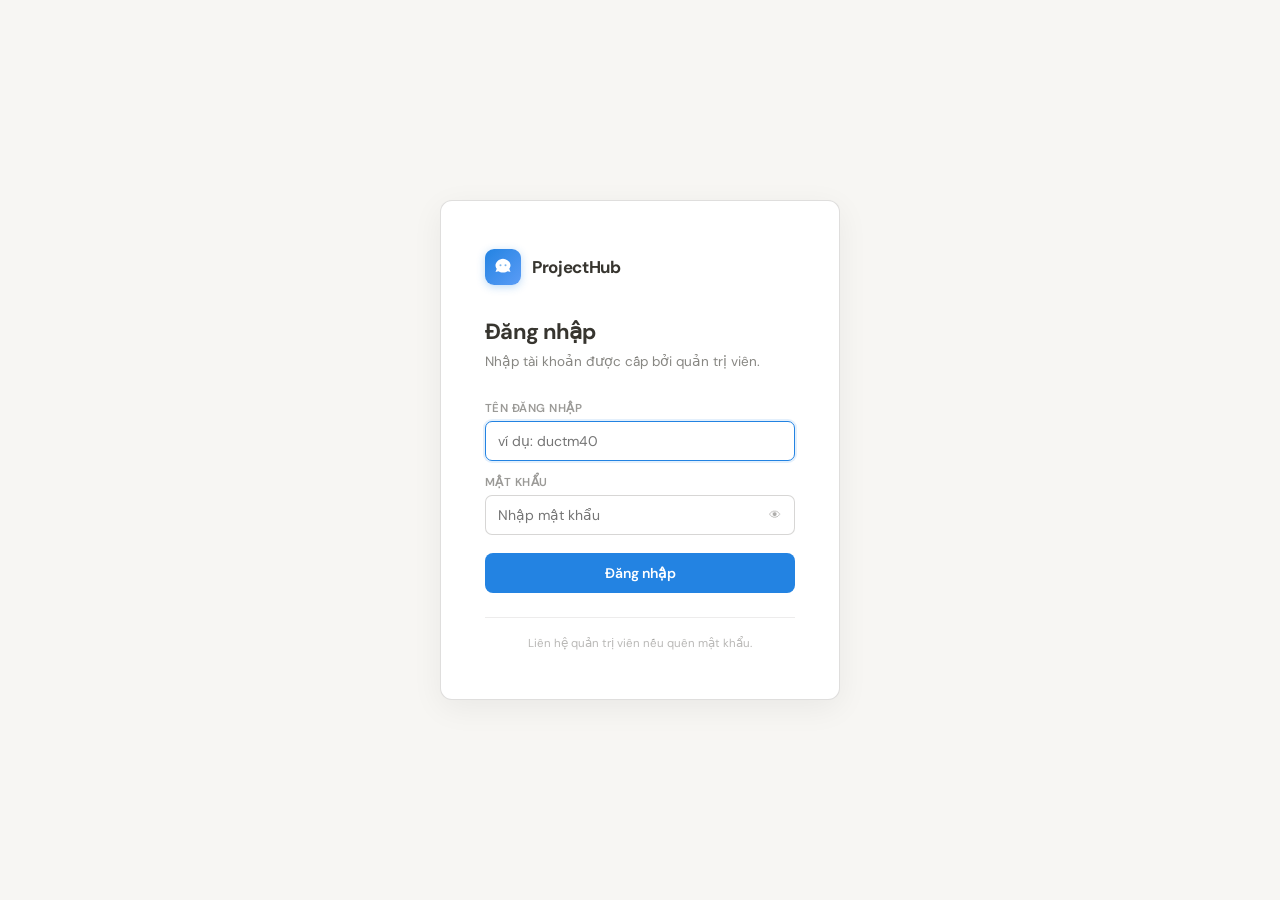
<file: index.html>
<!DOCTYPE html>
<html lang="vi">
<head>
<meta charset="UTF-8"/>
<meta name="viewport" content="width=device-width,initial-scale=1.0"/>
<title>ProjectHub – Quản lý dự án</title>
<link rel="stylesheet" href="https://cdn.jsdelivr.net/npm/bootstrap@5.3.3/dist/css/bootstrap.min.css"/>
<script src="https://cdn.jsdelivr.net/npm/bootstrap@5.3.3/dist/js/bootstrap.bundle.min.js"></script>
<link rel="stylesheet" href="styles/main.css"/>
</head>
<body>
</head>
<body>


<!-- LOADING SCREEN -->
<div id="loading-screen" style="
  position:fixed;inset:0;
  background:#f7f6f3;
  display:flex;flex-direction:column;
  align-items:center;justify-content:center;
  z-index:9999;
  font-family:'Inter',-apple-system,sans-serif;
  transition:opacity 0.4s ease;
">
  <div style="margin-bottom:20px">
    <svg width="48" height="48" viewBox="0 0 24 24" fill="#5b6af9">
      <path d="M12 2C7 2 3 6.5 3 10c0 1.5.5 3 1.5 4L3 18l3.5-1c1.5 1 3 1.5 5.5 1.5s4-0.5 5.5-1.5L21 18l-1.5-4c1-1 1.5-2.5 1.5-4C21 6.5 17 2 12 2z"/>
      <circle cx="9" cy="10" r="1.2" fill="rgba(255,255,255,0.8)"/>
      <circle cx="15" cy="10" r="1.2" fill="rgba(255,255,255,0.8)"/>
      <path d="M10 13.5c.5.8 1 1 2 1s1.5-.2 2-1" stroke="rgba(255,255,255,0.8)" stroke-width="1" fill="none" stroke-linecap="round"/>
      <path d="M3 4l2 3M21 4l-2 3" stroke="#5b6af9" stroke-width="1.5" stroke-linecap="round"/>
    </svg>
  </div>
  <div style="font-size:20px;font-weight:700;color:#37352f;margin-bottom:8px">ProjectHub</div>
  <div id="loading-msg" style="font-size:13px;color:rgba(55,53,47,0.5);margin-bottom:24px">Đang kết nối Google Sheets...</div>
  <div style="width:200px;height:3px;background:#eeece9;border-radius:99px;overflow:hidden">
    <div id="loading-bar" style="height:100%;width:0%;background:#2383e2;border-radius:99px;transition:width 0.4s ease;animation:loadProgress 2s ease-in-out infinite"></div>
  </div>

  <style>
    @keyframes loadProgress {
      0%   { width:0%; }
      50%  { width:70%; }
      100% { width:90%; }
    }
  </style>
</div>

<!-- ══ SIDEBAR ══ -->
<aside id="sidebar">
  <div class="sb-header">
    <div class="ws-name">
      <div class="ws-av" style="width:32px;height:32px;border-radius:10px;background:linear-gradient(135deg,#5b6af9,#818cf8);display:flex;align-items:center;justify-content:center;flex-shrink:0;box-shadow:0 2px 8px rgba(91,106,249,0.35)">
        <svg width="20" height="20" viewBox="0 0 24 24" fill="white">
          <path d="M12 2C7 2 3 6.5 3 10c0 1.5.5 3 1.5 4L3 18l3.5-1c1.5 1 3 1.5 5.5 1.5s4-0.5 5.5-1.5L21 18l-1.5-4c1-1 1.5-2.5 1.5-4C21 6.5 17 2 12 2z"/>
          <circle cx="9" cy="10" r="1.2" fill="rgba(0,0,0,0.3)"/>
          <circle cx="15" cy="10" r="1.2" fill="rgba(0,0,0,0.3)"/>
          <path d="M10 13.5c.5.8 1 1 2 1s1.5-.2 2-1" stroke="rgba(0,0,0,0.3)" stroke-width="1" fill="none" stroke-linecap="round"/>
          <path d="M3 4l2 3M21 4l-2 3" stroke="white" stroke-width="1.5" stroke-linecap="round"/>
        </svg>
      </div>
      <span style="flex:1">ProjectHub</span>
      <span style="display:inline-flex;opacity:0.4"><svg width="16" height="16" viewBox="0 0 16 16" fill="none" stroke="currentColor" stroke-width="1.5" stroke-linecap="round" stroke-linejoin="round" ><path d="M4 6l4 3 4-3"/></svg></span>
    </div>
  </div>
  <div class="sb-sec">
    <nav id="main-nav">
      <div class="nav-item active" data-view="dashboard"><span>🏠</span>Tổng quan</div>
      <div class="nav-item" data-view="tasks"><span class="nav-icon"><svg width="16" height="16" viewBox="0 0 16 16" fill="none" stroke="currentColor" stroke-width="1.5" stroke-linecap="round" stroke-linejoin="round" ><rect x="2" y="2" width="12" height="12" rx="2"/><path d="M5 8l2.5 2.5L11 5"/></svg></span>Task Manager</div>
      <div class="nav-item" data-view="issues"><span class="nav-icon"><svg width="16" height="16" viewBox="0 0 16 16" fill="none" stroke="currentColor" stroke-width="1.5" stroke-linecap="round" stroke-linejoin="round" ><circle cx="8" cy="9" r="4"/><path d="M8 5V3m-3 2l-2-2m10 2l-2-2M4 9H2m10 0h2M5.5 13l-2 2m7-2l2 2"/></svg></span>Issue Manager</div>
      <div class="nav-item" data-view="board"><span class="nav-icon"><svg width="16" height="16" viewBox="0 0 16 16" fill="none" stroke="currentColor" stroke-width="1.5" stroke-linecap="round" stroke-linejoin="round" ><rect x="4" y="2" width="8" height="2" rx="1"/><rect x="2" y="4" width="12" height="10" rx="2"/><path d="M5 8h6M5 11h4"/></svg></span>Display Board</div>
      <div class="nav-item" data-view="calendar"><span class="nav-icon"><svg width="16" height="16" viewBox="0 0 16 16" fill="none" stroke="currentColor" stroke-width="1.5" stroke-linecap="round" stroke-linejoin="round" ><rect x="2" y="3" width="12" height="11" rx="1.5"/><path d="M5 2v2m6-2v2M2 7h12"/></svg></span>Calendar</div>
      <div class="nav-item" data-view="gantt"><span class="nav-icon"><svg width="16" height="16" viewBox="0 0 16 16" fill="none" stroke="currentColor" stroke-width="1.5" stroke-linecap="round" stroke-linejoin="round" ><path d="M2 12h2V7H2v5zm4 0h2V4H6v8zm4 0h2V9h-2v3z"/></svg></span>Gantt Chart</div>
      <div class="nav-item" data-view="planner"><span class="nav-icon"><svg width="16" height="16" viewBox="0 0 16 16" fill="none" stroke="currentColor" stroke-width="1.5" stroke-linecap="round" stroke-linejoin="round" ><path d="M11 2H3a1 1 0 00-1 1v10a1 1 0 001 1h10a1 1 0 001-1V5l-3-3z"/><path d="M11 2v3h3M5 9h6M5 12h4"/></svg></span>Daily Planner</div>
      <div class="nav-item" data-view="report"><span class="nav-icon"><svg width="16" height="16" viewBox="0 0 16 16" fill="none" stroke="currentColor" stroke-width="1.5" stroke-linecap="round" stroke-linejoin="round" ><path d="M2 12l4-5 3 3 5-7"/><path d="M11 3h3v3"/></svg></span>Report</div>
    </nav>
  </div>
  <div class="sb-div"></div>
  <div class="sb-sec">
    <div id="sb-proj-toggle" onclick="toggleSbProjects()" style="display:flex;align-items:center;gap:6px;padding:6px 8px;border-radius:var(--radius-md);cursor:pointer;font-size:11px;font-weight:500;color:var(--text3);letter-spacing:.05em;text-transform:uppercase;user-select:none">
      <span id="sb-proj-arrow" style="display:inline-flex;transition:transform .2s;transform:rotate(90deg)"><svg width="16" height="16" viewBox="0 0 16 16" fill="none" stroke="currentColor" stroke-width="1.5" stroke-linecap="round" stroke-linejoin="round" ><path d="M5 4l7 4-7 4V4z" fill="currentColor" stroke="none"/></svg></span>
      Quản lý dự án
      <span id="sb-proj-total" style="margin-left:auto;background:var(--bg3);border-radius:99px;padding:1px 6px;font-size:10px;color:var(--text3)"></span>
    </div>
    <div id="sb-proj-list" style="display:block;overflow:hidden">
      <div id="sb-projects"></div>
    </div>
  </div>
  <div class="sb-div"></div>
  <div class="sb-sec">
    <div class="nav-item" id="nav-resource" onclick="showView('resource')"><span class="nav-icon"><svg width="16" height="16" viewBox="0 0 16 16" fill="none" stroke="currentColor" stroke-width="1.5" stroke-linecap="round" stroke-linejoin="round" ><circle cx="6" cy="6" r="3"/><circle cx="10" cy="6" r="3"/><path d="M1 14c0-2.5 2-4 5-4s5 1.5 5 4"/><path d="M10 10c1.5 0 3 1 3 3"/></svg></span>Thành viên dự án</div>
  </div>
  <div class="sb-div"></div>
  <div class="sb-sec">
    <div class="nav-item" data-view="settings" onclick="showView('settings')"><span class="nav-icon"><svg width="16" height="16" viewBox="0 0 16 16" fill="none" stroke="currentColor" stroke-width="1.5" stroke-linecap="round" stroke-linejoin="round" ><circle cx="8" cy="8" r="2.5"/><path d="M8 2v1.5m0 9V14m4.95-9.95l-1.06 1.06M4.11 11.89l-1.06 1.06M14 8h-1.5m-9 0H2m9.95 4.95l-1.06-1.06M4.11 4.11L3.05 3.05"/></svg></span>Cài đặt &amp; Thiết lập</div>
  </div>
</aside>

<!-- ══ MAIN ══ -->
<div id="main">
  <header id="header">
    <button id="hamburger" onclick="toggleSidebar()" aria-label="Menu" style="display:none;background:none;border:none;cursor:pointer;padding:4px 6px;border-radius:6px;color:var(--text2);flex-shrink:0;align-items:center;justify-content:center">
      <svg width="20" height="20" viewBox="0 0 20 20" fill="none" stroke="currentColor" stroke-width="1.6" stroke-linecap="round">
        <path d="M3 5h14M3 10h14M3 15h14"/>
      </svg>
    </button>
    <span class="breadcrumb" id="breadcrumb"><b>Tổng quan</b></span>
    <div id="sync-status" style="font-size:11.5px;color:var(--text3);display:flex;align-items:center;gap:4px;margin-right:8px;min-width:160px"></div>
  <div class="hdr-right">
      <button class="btn btn-sm" onclick="manualSave()" title="Lưu dữ liệu lên Sheets" style="font-size:12px">↑ Lưu</button>
      <button class="btn btn-sm" onclick="pollFromSheets(false)" title="Tải dữ liệu mới từ Sheets" style="font-size:12px">↓ Nhận</button>
      <button class="btn" onclick="toggleFilter()"><svg width="16" height="16" viewBox="0 0 16 16" fill="none" stroke="currentColor" stroke-width="1.5" stroke-linecap="round" stroke-linejoin="round" ><path d="M4 6l4 4 4-4"/></svg> Lọc</button>
      <button class="btn" onclick="exportCSV()"><svg width="16" height="16" viewBox="0 0 16 16" fill="none" stroke="currentColor" stroke-width="1.5" stroke-linecap="round" stroke-linejoin="round" ><path d="M8 3v9m-4-4l4 4 4-4"/></svg> CSV</button>
      <button class="btn btn-primary" onclick="openTaskModal()"><svg width="16" height="16" viewBox="0 0 16 16" fill="none" stroke="currentColor" stroke-width="1.5" stroke-linecap="round" stroke-linejoin="round" ><path d="M8 3v10M3 8h10"/></svg> Thêm Task</button>
    </div>
  </header>
  <div id="filter-bar">
    <input class="fi" id="f-search" placeholder="🔍 Tìm kiếm..." oninput="applyFilters()" style="min-width:160px"/>
    <select class="fi" id="f-proj" onchange="applyFilters()"><option value="">Tất cả dự án</option></select>
    <select class="fi" id="f-priority" onchange="applyFilters()"><option value="">Tất cả ưu tiên</option></select>
    <select class="fi" id="f-stage" onchange="applyFilters()"><option value="">Tất cả trạng thái</option></select>
    <select class="fi" id="f-person" onchange="applyFilters()"><option value="">Tất cả thành viên</option></select>
    <button class="btn btn-sm" onclick="clearFilters()"><svg width="16" height="16" viewBox="0 0 16 16" fill="none" stroke="currentColor" stroke-width="1.5" stroke-linecap="round" stroke-linejoin="round" ><path d="M4 4l8 8M12 4l-8 8"/></svg> Xóa</button>
  </div>
  <div id="content">

    <!-- DASHBOARD -->
    <div class="view active" id="view-dashboard">
      <div class="stats-grid">
        <div class="stat-card"><div class="stat-lbl">Tổng Task</div><div class="stat-val" id="s-total">0</div><div class="stat-sub">Toàn hệ thống</div></div>
        <div class="stat-card"><div class="stat-lbl">Đang thực hiện</div><div class="stat-val" id="s-inprog" style="color:#3b82f6">0</div><div class="stat-sub">In progress</div></div>
        <div class="stat-card"><div class="stat-lbl">Hoàn thành</div><div class="stat-val" id="s-done" style="color:#22c55e">0</div><div class="stat-sub">Done</div></div>
        <div class="stat-card"><div class="stat-lbl">Khẩn cấp</div><div class="stat-val" id="s-urgent" style="color:#ef4444">0</div><div class="stat-sub">Cần xử lý ngay</div></div>
      </div>
      <div style="display:grid;grid-template-columns:1.6fr 1fr;gap:14px">
        <div class="tbl-wrap" style="max-height:360px;overflow-y:auto">
          <div style="padding:13px 16px;font-size:13px;font-weight:600;border-bottom:1px solid var(--border)">Task ưu tiên cao</div>
          <table><thead><tr><th>Task</th><th>Dự án</th><th>Phụ trách</th><th>Tiến độ</th></tr></thead>
          <tbody id="dash-tb"></tbody></table>
        </div>
        <div style="display:flex;flex-direction:column;gap:14px">
          <div class="chart-box"><div class="chart-title">Theo trạng thái</div><div id="dash-stage"></div></div>
          <div class="chart-box"><div class="chart-title">Tiến độ dự án</div><div id="dash-proj"></div></div>
        </div>
      </div>
    </div>

    <!-- TASKS -->
    <div class="view" id="view-tasks">
      <div class="sec-hdr"><div class="sec-title">Task Manager</div><span id="task-cnt" style="font-size:12px;color:var(--text3)"></span></div>
      <div class="tbl-wrap">
        <table><thead><tr>
          <th>Tên Task</th><th>Dự án</th><th>Trạng thái</th>
          <th>Ưu tiên</th><th>Phụ trách</th><th>Bắt đầu</th><th>Deadline</th><th>Tiến độ</th><th>Giờ</th>
        </tr></thead><tbody id="task-tbody"></tbody></table>
      </div>
    </div>

    <!-- ISSUES VIEW -->
    <div class="view" id="view-issues">
      <div class="sec-hdr">
        <div class="sec-title" id="issues-title">Issue Manager</div>
        <div style="display:flex;gap:8px;align-items:center">
          <select class="fi" id="f-issue-proj" onchange="renderIssues()" style="font-size:12px"></select>
          <button class="btn btn-primary" onclick="openIssueModal()"><svg width="16" height="16" viewBox="0 0 16 16" fill="none" stroke="currentColor" stroke-width="1.5" stroke-linecap="round" stroke-linejoin="round" ><path d="M8 3v10M3 8h10"/></svg> Thêm Issue</button>
        </div>
      </div>
      <div class="tbl-wrap" style="overflow-x:auto">
        <table id="issues-table" style="min-width:1300px">
          <thead><tr>
            <th style="width:52px">Giao Task</th>
            <th style="width:48px">STT</th>
            <th style="width:70px">Dự án</th>
            <th style="width:100px">Phân hệ</th>
            <th style="min-width:160px">Chức năng</th>
            <th style="min-width:200px">Mô tả Issue</th>
            <th style="width:100px">Ngày log</th>
            <th style="width:110px">Loại</th>
            <th style="width:120px">Người phụ trách</th>
            <th style="width:120px">PIC xử lý Issue</th>
            <th style="width:100px">Tình trạng</th>
            <th style="width:110px">Ngày hoàn thành</th>
            <th style="width:120px">Người kiểm tra</th>
            <th style="width:110px">Ngày xác nhận</th>
            <th style="width:130px">Tình trạng XN</th>
            <th style="min-width:140px">Ghi chú</th>
            <th style="width:80px"></th>
          </tr></thead>
          <tbody id="issues-tbody"></tbody>
        </table>
      </div>
    </div>

    <!-- BOARD -->
    <div class="view" id="view-board">
      <div class="sec-hdr"><div class="sec-title">Display Board</div></div>
      <div class="board-tab-bar">
        <div class="board-tab active" id="btab-stage" onclick="switchBoardTab('stage')"><svg width="16" height="16" viewBox="0 0 16 16" fill="none" stroke="currentColor" stroke-width="1.5" stroke-linecap="round" stroke-linejoin="round" ><path d="M9 2H3a1 1 0 00-1 1v5l7 7 5-5-7-7z"/><circle cx="5" cy="6" r="1" fill="currentColor" stroke="none"/></svg> Theo trạng thái</div>
        <div class="board-tab" id="btab-member" onclick="switchBoardTab('member')"><svg width="16" height="16" viewBox="0 0 16 16" fill="none" stroke="currentColor" stroke-width="1.5" stroke-linecap="round" stroke-linejoin="round" ><circle cx="8" cy="6" r="3"/><path d="M3 14c0-2.5 2-4 5-4s5 1.5 5 4"/></svg> Theo thành viên</div>
      </div>
      <div class="board-cols" id="board-root"></div>
    </div>

    <!-- CALENDAR -->
    <div class="view" id="view-calendar">
      <div class="sec-hdr">
        <div class="sec-title">Calendar</div>
        <div style="display:flex;align-items:center;gap:10px">
          <button class="btn btn-sm" onclick="prevMonth()">‹</button>
          <span id="cal-lbl" style="font-size:13px;font-weight:600;min-width:130px;text-align:center"></span>
          <button class="btn btn-sm" onclick="nextMonth()">›</button>
        </div>
      </div>
      <div class="cal-grid" id="cal-root"></div>
    </div>

    <!-- GANTT -->
    <div class="view" id="view-gantt">
      <div class="sec-hdr"><div class="sec-title">Gantt Chart</div></div>
      <div class="gantt-wrap"><div class="gantt-inner">
        <div class="gantt-lp">
          <div class="gantt-hdr"><span style="flex:1">Task</span><span style="width:80px">Stage</span><span style="width:46px">%</span></div>
          <div id="gantt-left"></div>
        </div>
        <div class="gantt-rp">
          <div class="gantt-tl" id="gantt-tl"></div>
          <div id="gantt-bars"></div>
        </div>
      </div></div>
    </div>

    <!-- PLANNER -->
    <div class="view" id="view-planner">
      <div class="sec-hdr"><div class="sec-title">Daily Planner</div><span id="plan-date" style="font-size:12px;color:var(--text3)"></span></div>
      <div class="planner-grid">
        <div class="pbox">
          <div class="pbox-title">Schedule <span style="margin-left:auto;font-weight:400;font-size:12px;color:var(--text3)">Tổng: <b id="plan-h">0</b>h</span></div>
          <div style="display:grid;grid-template-columns:auto 1fr 55px;gap:8px;font-size:10.5px;font-weight:600;color:var(--text3);text-transform:uppercase;letter-spacing:.04em;padding-bottom:6px;border-bottom:1px solid var(--border);margin-bottom:4px">
            <span>Ưu tiên</span><span>Task</span><span style="text-align:right">Giờ</span>
          </div>
          <div id="plan-rows"></div>
        </div>
        <div class="pbox">
          <div class="pbox-title">Bảng nhiệm vụ</div>
          <div class="mini-grid" id="mini-board"></div>
        </div>
      </div>
    </div>

    <!-- REPORT -->
    <div class="view" id="view-report">
      <div class="sec-hdr"><div class="sec-title">Report & Analytics</div></div>
      <div class="stats-grid" id="r-stats" style="margin-bottom:16px"></div>
      <div class="report-grid">
        <div class="chart-box"><div class="chart-title">Tiến độ theo dự án</div><div id="r-proj"></div></div>
        <div class="chart-box"><div class="chart-title">Phân bố ưu tiên</div><div id="r-prio"></div></div>
        <div class="chart-box"><div class="chart-title">Phân bố trạng thái</div><div id="r-stage"></div></div>
        <div class="chart-box"><div class="chart-title">Task theo bộ phận</div><div id="r-dept"></div></div>
      </div>
    </div>

    <!-- RESOURCE VIEW -->
    <div class="view" id="view-resource">
      <div class="sec-hdr">
        <div class="sec-title">Thành viên dự án</div>
        <button class="btn btn-primary" onclick="openMemberModal()"><svg width="16" height="16" viewBox="0 0 16 16" fill="none" stroke="currentColor" stroke-width="1.5" stroke-linecap="round" stroke-linejoin="round" ><path d="M8 3v10M3 8h10"/></svg> Thêm thành viên</button>
      </div>
      <!-- Stats -->
      <div class="stats-grid" style="grid-template-columns:repeat(4,1fr)" id="res-stats"></div>
      <!-- Filter bar -->
      <div style="display:flex;align-items:center;gap:8px;margin-bottom:16px;flex-wrap:wrap">
        <input class="fi" id="res-search" placeholder="🔍 Tìm thành viên..." oninput="renderResource()" style="min-width:180px"/>
        <select class="fi" id="res-pos-filter" onchange="renderResource()"><option value="">Tất cả vị trí</option></select>
      </div>
      <div id="members-grid" style="background:var(--bg);border:1px solid var(--border);border-radius:var(--radius-lg);overflow:hidden"></div>
    </div>

    <!-- PROJECTS OVERVIEW -->
    <div class="view" id="view-projects">
      <div class="sec-hdr">
        <div class="sec-title">Quản lý dự án</div>
        <button class="btn btn-primary" onclick="openNewProjModal()"><svg width="16" height="16" viewBox="0 0 16 16" fill="none" stroke="currentColor" stroke-width="1.5" stroke-linecap="round" stroke-linejoin="round" ><path d="M8 3v10M3 8h10"/></svg> Tạo dự án mới</button>
      </div>
      <div style="display:flex;gap:0;border-bottom:1px solid var(--border);margin-bottom:20px">
        <div id="ptab-open" onclick="switchProjOverviewTab('open')" style="padding:8px 16px;font-size:13px;cursor:pointer;color:var(--accent);border-bottom:2px solid var(--accent);font-weight:500;margin-bottom:-1px">Đang mở</div>
        <div id="ptab-closed" onclick="switchProjOverviewTab('closed')" style="padding:8px 16px;font-size:13px;cursor:pointer;color:var(--text2);border-bottom:2px solid transparent;margin-bottom:-1px">Đã đóng</div>
      </div>
      <div id="proj-overview-cards" style="background:var(--bg);border:1px solid var(--border);border-radius:var(--radius-lg);overflow:hidden"></div>
    </div>

    <!-- PROJECT DETAIL VIEW -->
    <div class="view" id="view-proj-detail">
      <div style="display:flex;align-items:center;gap:10px;margin-bottom:20px">
        <button class="btn btn-sm" onclick="backToProjList()"><svg width="16" height="16" viewBox="0 0 16 16" fill="none" stroke="currentColor" stroke-width="1.5" stroke-linecap="round" stroke-linejoin="round" ><path d="M10 8H3m0 0l3-3M3 8l3 3"/></svg> Quản lý dự án</button>
        <div id="vpd-breadcrumb" style="font-size:13px;color:var(--text2)"></div>
      </div>
      <div id="vpd-content"></div>
    </div>

    <!-- SETTINGS -->
    <div class="view" id="view-settings">
      <div class="sec-hdr"><div class="sec-title">Cài đặt hệ thống</div></div>
      <div class="settings-layout">
        <div class="settings-nav">
          <div class="settings-nav-item active" data-sec="stages">Trạng thái</div>
          <div class="settings-nav-item" data-sec="priorities">Mức độ ưu tiên</div>
          <div class="settings-nav-item" data-sec="positions">Vị trí</div>
          <div class="settings-nav-item" data-sec="modules">Phân hệ</div>
          <div class="settings-nav-item" data-sec="issueTypes">Loại Issue</div>
          <div class="settings-nav-item" data-sec="issueStatuses">Tình trạng Issue</div>
          <div class="settings-nav-item" data-sec="confirmStatuses">Tình trạng XN</div>
        </div>
        <div class="settings-content">

          <!-- STAGES SECTION -->
          <div class="settings-section active" id="sec-stages">
            <div class="settings-title">Trạng thái Task</div>
            <div class="settings-desc">Quản lý các trạng thái dùng trong hệ thống. Trạng thái được áp dụng cho tất cả task.</div>
            <table class="cat-table"><thead><tr><th>Màu</th><th>Tên trạng thái</th><th>Mô tả</th><th style="width:80px">Hành động</th></tr></thead>
            <tbody id="stages-tbody"></tbody></table>
            <div class="add-row" id="stage-add-row">
              <input id="new-stage-name" placeholder="Tên trạng thái mới..." style="flex:1" onkeydown="if(event.key==='Enter')addCategory('stages')" />
              <input id="new-stage-color" type="color" value="#3b82f6" style="width:38px;height:32px;padding:2px;border:1px solid var(--border2);border-radius:var(--radius-md);cursor:pointer" />
              <input id="new-stage-desc" placeholder="Mô tả..." style="flex:1" />
              <button class="btn btn-primary btn-sm" onclick="addCategory('stages')">+ Thêm</button>
            </div>
          </div>

          <!-- PRIORITIES SECTION -->
          <div class="settings-section" id="sec-priorities">
            <div class="settings-title">Mức độ ưu tiên</div>
            <div class="settings-desc">Quản lý các mức ưu tiên. Mức độ được áp dụng khi tạo và lọc task.</div>
            <table class="cat-table"><thead><tr><th>Màu</th><th>Tên ưu tiên</th><th>Mô tả</th><th style="width:80px">Hành động</th></tr></thead>
            <tbody id="priorities-tbody"></tbody></table>
            <div class="add-row">
              <input id="new-priority-name" placeholder="Tên mức ưu tiên mới..." style="flex:1" onkeydown="if(event.key==='Enter')addCategory('priorities')" />
              <input id="new-priority-color" type="color" value="#f97316" style="width:38px;height:32px;padding:2px;border:1px solid var(--border2);border-radius:var(--radius-md);cursor:pointer" />
              <input id="new-priority-desc" placeholder="Mô tả..." style="flex:1" />
              <button class="btn btn-primary btn-sm" onclick="addCategory('priorities')">+ Thêm</button>
            </div>
          </div>

          <!-- POSITIONS SECTION -->
          <div class="settings-section" id="sec-positions">
            <div class="settings-title">Vị trí (Chức danh)</div>
            <div class="settings-desc">Quản lý các vị trí/chức danh trong nhóm dự án. Được dùng khi thêm thành viên.</div>
            <table class="cat-table"><thead><tr><th>Màu</th><th>Tên vị trí</th><th>Mô tả</th><th style="width:80px">Hành động</th></tr></thead>
            <tbody id="positions-tbody"></tbody></table>
            <div class="add-row">
              <input id="new-position-name" placeholder="Tên vị trí mới (PM, Lead, Member...)..." style="flex:1" onkeydown="if(event.key==='Enter')addCategory('positions')" />
              <input id="new-position-color" type="color" value="#2563eb" style="width:38px;height:32px;padding:2px;border:1px solid var(--border2);border-radius:var(--radius-md);cursor:pointer" />
              <input id="new-position-desc" placeholder="Mô tả vai trò..." style="flex:1" />
              <button class="btn btn-primary btn-sm" onclick="addCategory('positions')">+ Thêm</button>
            </div>
          </div>

          <!-- MODULES SECTION -->
          <div class="settings-section" id="sec-modules">
            <div class="settings-title">Phân hệ</div>
            <div class="settings-desc">Quản lý danh mục phân hệ. Mỗi phân hệ có tên viết tắt (hiển thị trong bảng) và tên đầy đủ.</div>
            <table class="cat-table"><thead><tr>
              <th>Màu</th><th>Tên viết tắt</th><th>Tên đầy đủ</th><th style="width:80px">Hành động</th>
            </tr></thead>
            <tbody id="modules-tbody"></tbody></table>
            <div class="add-row">
              <input id="new-module-name" placeholder="Tên viết tắt (VD: KT, CRM...)" style="width:140px;text-transform:uppercase" onkeydown="if(event.key==='Enter')addCategory('modules')" oninput="this.value=this.value.toUpperCase()" />
              <input id="new-module-color" type="color" value="#3b82f6" style="width:38px;height:32px;padding:2px;border:1px solid var(--border2);border-radius:var(--radius-md);cursor:pointer" />
              <input id="new-module-fullname" placeholder="Tên đầy đủ phân hệ..." style="flex:1" onkeydown="if(event.key==='Enter')addCategory('modules')" />
              <button class="btn btn-primary btn-sm" onclick="addCategory('modules')">+ Thêm</button>
            </div>
          </div>

          <!-- ISSUE TYPES SECTION -->
          <div class="settings-section" id="sec-issueTypes">
            <div class="settings-title">Loại Issue</div>
            <div class="settings-desc">Quản lý các loại issue. Được dùng ở cột "Loại" trong Issue Manager.</div>
            <table class="cat-table"><thead><tr>
              <th>Màu</th><th>Tên loại</th><th>Mô tả</th><th style="width:80px">Hành động</th>
            </tr></thead>
            <tbody id="issueTypes-tbody"></tbody></table>
            <div class="add-row">
              <input id="new-issueType-name" placeholder="Tên loại issue..." style="flex:1" onkeydown="if(event.key==='Enter')addCategory('issueTypes')" />
              <input id="new-issueType-color" type="color" value="#ef4444" style="width:38px;height:32px;padding:2px;border:1px solid var(--border2);border-radius:var(--radius-md);cursor:pointer" />
              <input id="new-issueType-desc" placeholder="Mô tả..." style="flex:1" />
              <button class="btn btn-primary btn-sm" onclick="addCategory('issueTypes')">+ Thêm</button>
            </div>
          </div>

          <!-- ISSUE STATUSES SECTION -->
          <div class="settings-section" id="sec-issueStatuses">
            <div class="settings-title">Tình trạng Issue</div>
            <div class="settings-desc">Quản lý các tình trạng xử lý issue. Cột "Tình trạng" trong Issue Manager sẽ lấy từ danh mục này.</div>
            <table class="cat-table"><thead><tr><th>Màu</th><th>Tên tình trạng</th><th>Mô tả</th><th style="width:80px">Hành động</th></tr></thead>
            <tbody id="issueStatuses-tbody"></tbody></table>
            <div class="add-row">
              <input id="new-issueStatus-name" placeholder="Tên tình trạng mới..." style="flex:1" onkeydown="if(event.key==='Enter')addCategory('issueStatuses')" />
              <input id="new-issueStatus-color" type="color" value="#3b82f6" style="width:38px;height:32px;padding:2px;border:1px solid var(--border2);border-radius:var(--radius-md);cursor:pointer" />
              <input id="new-issueStatus-desc" placeholder="Mô tả..." style="flex:1" />
              <button class="btn btn-primary btn-sm" onclick="addCategory('issueStatuses')">+ Thêm</button>
            </div>
          </div>

          <!-- CONFIRM STATUSES SECTION -->
          <div class="settings-section" id="sec-confirmStatuses">
            <div class="settings-title">Tình trạng xác nhận</div>
            <div class="settings-desc">Quản lý các tình trạng xác nhận issue. Cột "Tình trạng XN" trong Issue Manager lấy từ đây.</div>
            <table class="cat-table"><thead><tr><th>Màu</th><th>Tên tình trạng</th><th>Mô tả</th><th style="width:80px">Hành động</th></tr></thead>
            <tbody id="confirmStatuses-tbody"></tbody></table>
            <div class="add-row">
              <input id="new-confirmStatus-name" placeholder="Tên tình trạng xác nhận..." style="flex:1" onkeydown="if(event.key==='Enter')addCategory('confirmStatuses')" />
              <input id="new-confirmStatus-color" type="color" value="#16a34a" style="width:38px;height:32px;padding:2px;border:1px solid var(--border2);border-radius:var(--radius-md);cursor:pointer" />
              <input id="new-confirmStatus-desc" placeholder="Mô tả..." style="flex:1" />
              <button class="btn btn-primary btn-sm" onclick="addCategory('confirmStatuses')">+ Thêm</button>
            </div>
          </div>

        </div>
      </div>
    </div>

  </div><!-- /content -->
</div><!-- /main -->

<!-- DETAIL PANEL -->
<div id="dp">
  <div class="dp-hdr">
    <div style="flex:1">
      <div id="dp-title" style="font-size:16px;font-weight:600;margin-bottom:5px"></div>
      <div id="dp-sub" style="font-size:12px;color:var(--text3)"></div>
    </div>
    <button class="modal-close" onclick="closeDP()"><svg width="16" height="16" viewBox="0 0 16 16" fill="none" stroke="currentColor" stroke-width="1.5" stroke-linecap="round" stroke-linejoin="round" ><path d="M4 4l8 8M12 4l-8 8"/></svg></button>
  </div>
  <div class="dp-body">
    <div style="display:flex;gap:8px;flex-wrap:wrap;margin-bottom:16px" id="dp-badges"></div>
    <div class="dp-fl">
      <div class="dp-fl-label">Tiến độ</div>
      <div class="prog-wrap" style="margin-top:6px">
        <div class="prog-track" style="height:10px;flex:1"><div id="dp-bar" style="height:100%;border-radius:99px;background:var(--accent)"></div></div>
        <span class="prog-pct" id="dp-pct">0%</span>
      </div>
    </div>
    <div class="frow" style="margin-bottom:14px">
      <div class="dp-fl"><div class="dp-fl-label">Bắt đầu</div><div class="dp-fl-val" id="dp-start"></div></div>
      <div class="dp-fl"><div class="dp-fl-label">Deadline</div><div class="dp-fl-val" id="dp-due"></div></div>
    </div>
    <div class="frow" style="margin-bottom:14px">
      <div class="dp-fl"><div class="dp-fl-label">Phụ trách</div><div class="dp-fl-val" id="dp-person"></div></div>
      <div class="dp-fl"><div class="dp-fl-label">Số giờ</div><div class="dp-fl-val" id="dp-hours"></div></div>
    </div>
    <div class="dp-fl"><div class="dp-fl-label">Mô tả</div><div class="dp-fl-val" id="dp-desc" style="color:var(--text2);line-height:1.6;margin-top:4px"></div></div>
    <div style="display:flex;gap:8px;margin-top:20px">
      <button class="btn btn-primary" style="flex:1" id="dp-edit-btn"><svg width="16" height="16" viewBox="0 0 16 16" fill="none" stroke="currentColor" stroke-width="1.5" stroke-linecap="round" stroke-linejoin="round" ><path d="M11 2l3 3-8 8H3v-3l8-8z"/></svg> Chỉnh sửa</button>
      <button class="btn btn-danger" id="dp-del-btn"><svg width="16" height="16" viewBox="0 0 16 16" fill="none" stroke="currentColor" stroke-width="1.5" stroke-linecap="round" stroke-linejoin="round" ><path d="M3 5h10m-7 0V3h4v2M6 5v7m4-7v7M4 5l1 9h6l1-9"/></svg> Xóa</button>
    </div>
  </div>
</div>

<!-- TASK MODAL -->
<div id="modal-ov">
  <div id="modal">
    <div class="modal-hdr">
      <div class="modal-title" id="modal-title">Thêm Task mới</div>
      <button class="modal-close" onclick="closeTaskModal()"><svg width="16" height="16" viewBox="0 0 16 16" fill="none" stroke="currentColor" stroke-width="1.5" stroke-linecap="round" stroke-linejoin="round" ><path d="M4 4l8 8M12 4l-8 8"/></svg></button>
    </div>
    <div class="modal-body">
      <div class="fg" style="margin-bottom:14px">
        <label class="fl">Tên Task *</label>
        <input class="fi-inp" id="fi-name" placeholder="Nhập tên task..."/>
      </div>
      <div class="frow">
        <div class="fg"><label class="fl">Dự án</label><select class="fi-sel" id="fi-proj"></select></div>
        
      </div>
      <div class="frow">
        <div class="fg"><label class="fl">Trạng thái</label><select class="fi-sel" id="fi-stage"></select></div>
        <div class="fg"><label class="fl">Mức độ ưu tiên</label><select class="fi-sel" id="fi-priority"></select></div>
      </div>
      <div class="frow">
        <div class="fg"><label class="fl">Người phụ trách</label>
          <select class="fi-sel" id="fi-person"></select>
        </div>
        <div class="fg"><label class="fl">Số giờ ước tính</label><input class="fi-inp" type="number" id="fi-hours" min="1" value="8"/></div>
      </div>
      <div class="frow">
        <div class="fg"><label class="fl">Ngày bắt đầu</label><input class="fi-inp" type="date" id="fi-start"/></div>
        <div class="fg"><label class="fl">Deadline</label><input class="fi-inp" type="date" id="fi-due"/></div>
      </div>
      <div class="fg">
        <label class="fl">Tiến độ (%)</label>
        <div style="display:flex;align-items:center;gap:10px">
          <input type="range" id="fi-prog" min="0" max="100" value="0" style="flex:1" oninput="document.getElementById('fi-prog-val').textContent=this.value+'%'"/>
          <span id="fi-prog-val" style="font-size:13px;font-weight:500;min-width:36px">0%</span>
        </div>
      </div>
      <div class="fg"><label class="fl">Mô tả</label><textarea class="fi-ta" id="fi-desc" placeholder="Mô tả chi tiết..."></textarea></div>
    </div>
    <div class="modal-ftr">
      <button class="btn" onclick="closeTaskModal()">Hủy</button>
      <button class="btn btn-primary" onclick="saveTask()">Lưu Task</button>
    </div>
  </div>
</div>

<!-- PROJECT MODAL -->
<div id="proj-modal-ov" style="position:fixed;inset:0;background:rgba(15,15,15,.35);display:none;align-items:center;justify-content:center;z-index:999;backdrop-filter:blur(2px)">
  <div style="background:var(--bg);border-radius:var(--radius-lg);width:560px;max-height:85vh;overflow-y:auto;box-shadow:0 24px 64px rgba(0,0,0,.2);border:1px solid var(--border)">
    <div class="modal-hdr"><div class="modal-title">Tạo dự án mới</div><button class="modal-close" onclick="closeProjModal()"><svg width="16" height="16" viewBox="0 0 16 16" fill="none" stroke="currentColor" stroke-width="1.5" stroke-linecap="round" stroke-linejoin="round" ><path d="M4 4l8 8M12 4l-8 8"/></svg></button></div>
    <div class="modal-body">
      <div class="frow" style="grid-template-columns:140px 1fr 1fr">
        <div class="fg"><label class="fl">Mã dự án *</label><input class="fi-inp" id="pfi-code" placeholder="PRJ-001" style="text-transform:uppercase" oninput="this.value=this.value.toUpperCase()"/></div>
        <div class="fg"><label class="fl">Tên viết tắt *</label><input class="fi-inp" id="pfi-short" placeholder="VD: FIN, OPS..." style="text-transform:uppercase" oninput="this.value=this.value.toUpperCase()" maxlength="8"/></div>
        <div class="fg"><label class="fl">Tình trạng</label>
          <select class="fi-sel" id="pfi-status"><option value="open">Đang mở</option><option value="closed">Đã đóng</option></select>
        </div>
      </div>
      <div class="fg"><label class="fl">Logo URL (link ảnh logo dự án)</label><input class="fi-inp" id="pfi-logo" placeholder="https://..." /></div>
      <div class="fg"><label class="fl">Tên dự án *</label><input class="fi-inp" id="pfi-name" placeholder="Nhập tên đầy đủ của dự án..." style="font-size:14px;font-weight:500"/></div>
      <div class="fg"><label class="fl">Mô tả dự án</label><textarea class="fi-ta" id="pfi-desc" placeholder="Mô tả ngắn về dự án..."></textarea></div>
      <div class="frow">
        <div class="fg"><label class="fl">Ngày bắt đầu</label><input class="fi-inp" type="date" id="pfi-start"/></div>
        <div class="fg"><label class="fl">Ngày kết thúc dự kiến</label><input class="fi-inp" type="date" id="pfi-end"/></div>
        <div class="fg"><label class="fl">Màu chủ đề</label><input type="color" id="pfi-color" value="#2563eb" style="width:100%;height:36px;padding:3px;border:1px solid var(--border2);border-radius:var(--radius-md);cursor:pointer"/></div>
      </div>
      <div class="fg"><label class="fl">Quản lý dự án</label><input class="fi-inp" id="pfi-pm" placeholder="Tên người quản lý..."/></div>
    </div>
    <div class="modal-ftr">
      <button class="btn" onclick="closeProjModal()">Hủy</button>
      <button class="btn btn-primary" onclick="saveProject()">Tạo dự án</button>
    </div>
  </div>
</div>

<!-- CONFIRM -->
<div id="confirm-ov">
  <div id="confirm-box">
    <h3 id="confirm-title">Xác nhận</h3>
    <p id="confirm-msg">Bạn có chắc chắn?</p>
    <div class="frow">
      <button class="btn" onclick="confirmResolve(false)">Hủy</button>
      <button class="btn btn-danger" onclick="confirmResolve(true)" id="confirm-ok-btn">Xác nhận</button>
    </div>
  </div>
</div>


<!-- MEMBER MODAL -->
<div id="member-modal-ov" style="position:fixed;inset:0;background:rgba(15,15,15,.35);display:none;align-items:center;justify-content:center;z-index:999;backdrop-filter:blur(2px)">
  <div style="background:var(--bg);border-radius:var(--radius-lg);width:520px;max-height:85vh;overflow-y:auto;box-shadow:0 24px 64px rgba(0,0,0,.2);border:1px solid var(--border)">
    <div class="modal-hdr">
      <div class="modal-title" id="member-modal-title">Thêm thành viên</div>
      <button class="modal-close" onclick="closeMemberModal()"><svg width="16" height="16" viewBox="0 0 16 16" fill="none" stroke="currentColor" stroke-width="1.5" stroke-linecap="round" stroke-linejoin="round" ><path d="M4 4l8 8M12 4l-8 8"/></svg></button>
    </div>
    <div class="modal-body">
      <div class="frow">
        <div class="fg"><label class="fl">Họ và tên *</label><input class="fi-inp" id="mfi-name" placeholder="Nguyễn Văn A..."/></div>
        <div class="fg"><label class="fl">Email *</label><input class="fi-inp" id="mfi-email" type="email" placeholder="example@company.com"/></div>
      </div>
      <div class="fg"><label class="fl">Vị trí / Chức danh</label><select class="fi-sel" id="mfi-position"></select></div>
      <div class="frow">
        <div class="fg"><label class="fl">Màu avatar</label><input type="color" id="mfi-color" value="#2563eb" style="width:100%;height:36px;padding:3px;border:1px solid var(--border2);border-radius:var(--radius-md);cursor:pointer"/></div>
        <div class="fg"><label class="fl">Số điện thoại</label><input class="fi-inp" id="mfi-phone" placeholder="0901 234 567"/></div>
      </div>
      <div class="fg"><label class="fl">Ghi chú</label><textarea class="fi-ta" id="mfi-note" placeholder="Kỹ năng, thông tin thêm..."></textarea></div>
    </div>
    <div class="modal-ftr">
      <button class="btn" onclick="closeMemberModal()">Hủy</button>
      <button class="btn btn-primary" onclick="saveMember()">Lưu</button>
    </div>
  </div>
</div>


<!-- ISSUE MODAL -->
<div id="issue-modal-ov" style="position:fixed;inset:0;background:rgba(15,15,15,.35);display:none;align-items:center;justify-content:center;z-index:999;backdrop-filter:blur(2px)">
  <div style="background:var(--bg);border-radius:var(--radius-lg);width:700px;max-height:90vh;overflow-y:auto;box-shadow:0 24px 64px rgba(0,0,0,.2);border:1px solid var(--border)">
    <div class="modal-hdr">
      <div class="modal-title" id="issue-modal-title">Thêm Issue mới</div>
      <button class="modal-close" onclick="closeIssueModal()"><svg width="16" height="16" viewBox="0 0 16 16" fill="none" stroke="currentColor" stroke-width="1.5" stroke-linecap="round" stroke-linejoin="round" ><path d="M4 4l8 8M12 4l-8 8"/></svg></button>
    </div>
    <div class="modal-body">
      <div class="fg"><label class="fl">Dự án *</label><select class="fi-sel" id="ifi-proj"></select></div>
      <div class="frow">
        <div class="fg"><label class="fl">Phân hệ</label><select class="fi-sel" id="ifi-module"></select></div>
        <div class="fg"><label class="fl">Chức năng</label><input class="fi-inp" id="ifi-feature" placeholder="Tên chức năng..."/></div>
      </div>
      <div class="fg"><label class="fl">Mô tả Issue *</label><textarea class="fi-ta" id="ifi-desc" placeholder="Mô tả chi tiết issue..."></textarea></div>
      <div class="frow">
        <div class="fg"><label class="fl">Ngày log Issue</label><input class="fi-inp" type="date" id="ifi-log-date"/></div>
        <div class="fg"><label class="fl">Loại Issue</label><select class="fi-sel" id="ifi-type"></select></div>
      </div>
      <div class="frow">
        <div class="fg"><label class="fl">Người phụ trách</label><select class="fi-sel" id="ifi-owner"></select></div>
        <div class="fg"><label class="fl">PIC xử lý Issue</label><select class="fi-sel" id="ifi-pic"></select></div>
      </div>
      <div class="frow">
        <div class="fg"><label class="fl">Tình trạng</label><select class="fi-sel" id="ifi-status"></select></div>
        <div class="fg"><label class="fl">Ngày hoàn thành</label><input class="fi-inp" type="date" id="ifi-done-date"/></div>
      </div>
      <div class="frow">
        <div class="fg"><label class="fl">Người kiểm tra</label><select class="fi-sel" id="ifi-tester"></select></div>
        <div class="fg"><label class="fl">Ngày xác nhận</label><input class="fi-inp" type="date" id="ifi-confirm-date"/></div>
      </div>
      <div class="fg"><label class="fl">Tình trạng xác nhận</label><select class="fi-sel" id="ifi-confirm-status"></select></div>
      <div class="fg"><label class="fl">Ghi chú</label><textarea class="fi-ta" id="ifi-note" placeholder="Ghi chú thêm..." style="min-height:50px"></textarea></div>
    </div>
    <div class="modal-ftr">
      <button class="btn" onclick="closeIssueModal()">Hủy</button>
      <button class="btn btn-primary" onclick="saveIssue()">Lưu Issue</button>
    </div>
  </div>
</div>

<div id="toast"></div>
<script src="config.js"></script>
<!-- Store & Router -->
<script src="src/store.js"></script>
<script src="src/router.js"></script>

<!-- Core: logic, utils, sync, resolvers -->
<script src="src/app.core.js"></script>

<!-- Views: tách riêng từng module -->
<script src="src/views/dashboard.js"></script>
<script src="src/views/tasks.js"></script>
<script src="src/views/issues.js"></script>
<script src="src/views/board.js"></script>
<script src="src/views/calendar.js"></script>
<script src="src/views/gantt.js"></script>
<script src="src/views/planner.js"></script>
<script src="src/views/report.js"></script>
<script src="src/views/projects.js"></script>
<script src="src/views/settings.js"></script>
<script src="src/views/members.js"></script>
<script src="src/views/permissions.js"></script>

<!-- INIT: chạy sau khi tất cả scripts đã load -->
<script>
(async function() {
  // 0. Kiểm tra đăng nhập
  if (typeof isLoggedIn === 'function') {
    const _hasUrl = GAS_URL && !GAS_URL.includes('YOUR_');
    if (_hasUrl && !isLoggedIn()) {
      localStorage.removeItem('ph_session');
      window.location.href = './login.html';
      return;
    }
  }

  // 1. Bind global vars → store
  if (window.__store__) window.__store__.bindGlobals();

  // 2. Init dropdowns
  rebuildFilterDropdowns();
  rebuildTaskModalDropdowns();
  rebuildPersonDropdowns();

  // 3. Load từ Sheets
  if (GAS_URL && !GAS_URL.includes('YOUR_DEPLOYMENT_ID')) {
    const loaded = await loadFromSheets();
    if (loaded) {
      startPolling(30000);
    } else {
      hideLoadingScreen('Lỗi kết nối — bắt đầu với dữ liệu trống');
    }
  } else {
    showSyncStatus('offline', 'Chưa kết nối Google Sheets');
    hideLoadingScreen('Chưa cấu hình Google Sheets');
  }

  // 4. Render sidebar
  renderSidebarProjects();

  // 5. Init router (wrap showView, enable back/forward)
  if (window.__router__) window.__router__.init();
})();
</script>
</body>
</html>
</file>
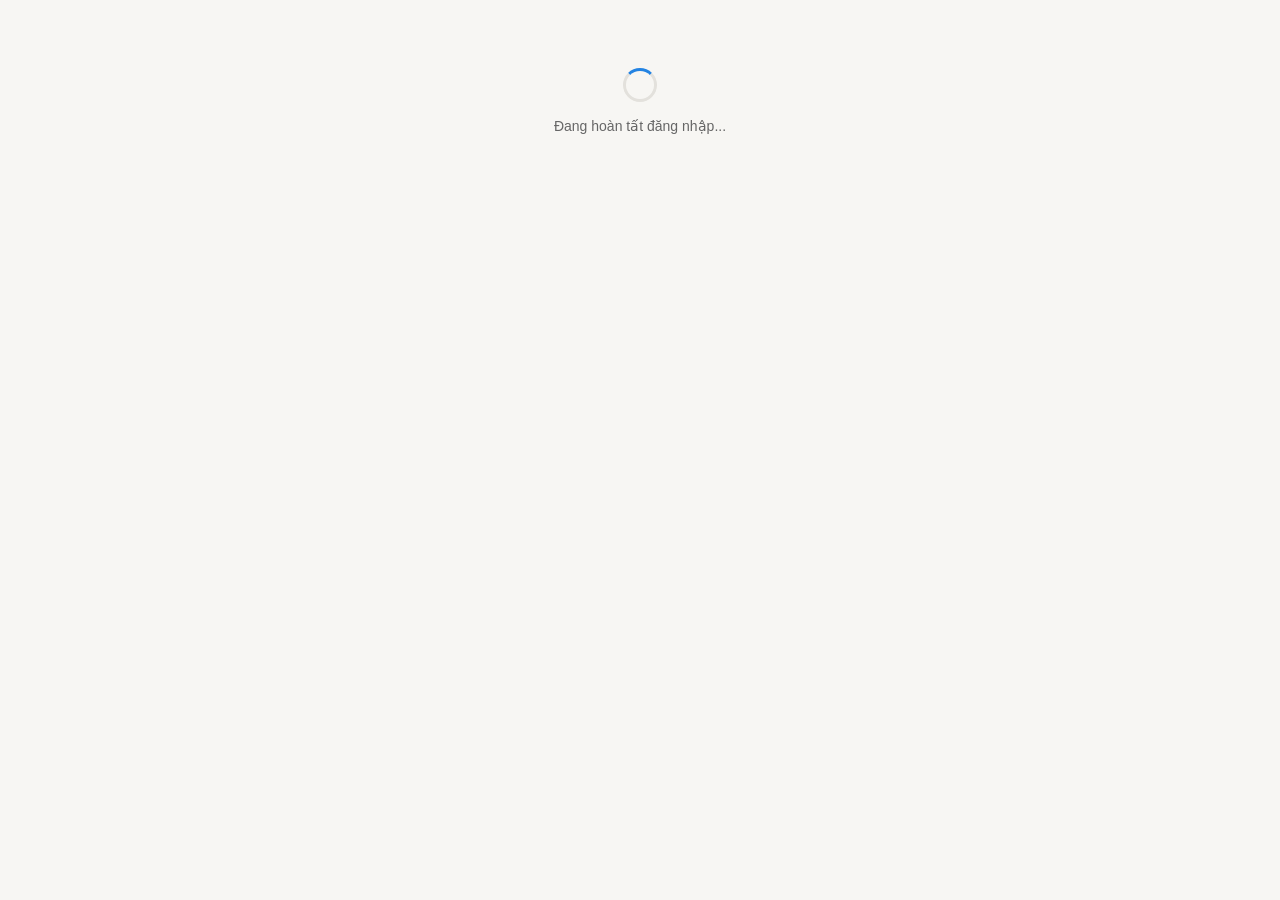
<file: auth-callback.html>
<!DOCTYPE html>
<html>
<head><meta charset="UTF-8"><title>Xác thực...</title></head>
<body style="font-family:sans-serif;text-align:center;padding-top:60px;background:#f7f6f3;color:#666;font-size:14px">
<div style="width:28px;height:28px;border:3px solid #e3e1dc;border-top-color:#2383e2;border-radius:50%;animation:s .7s linear infinite;margin:0 auto 16px"></div>
<style>@keyframes s{to{transform:rotate(360deg)}}</style>
<p>Đang hoàn tất đăng nhập...</p>
<script src="config.js"></script>
<script>
(function() {
  var SESSION_KEY = (window.APP_CONFIG && window.APP_CONFIG.SESSION_KEY) || 'ph_session';
  var APP_URL     = (window.APP_CONFIG && window.APP_CONFIG.APP_URL)     || './index.html';
  var HOURS       = (window.APP_CONFIG && window.APP_CONFIG.SESSION_HOURS) || 8;

  var p = new URLSearchParams(window.location.search);

  if (p.get('ok') === '0' || p.get('err')) {
    // Lỗi — báo về login.html qua BroadcastChannel
    var ch = new BroadcastChannel('ph_auth');
    ch.postMessage({ type: 'ph_auth', ok: false, error: p.get('err') || 'unknown', email: p.get('email') || '' });
    setTimeout(function() { window.close(); }, 300);
    return;
  }

  if (!p.get('token')) {
    window.close();
    return;
  }

  // Lưu session
  var session = {
    token:       p.get('token'),
    email:       p.get('email')  || '',
    name:        p.get('name')   || '',
    username:    (p.get('email') || '').split('@')[0],
    member_id:   p.get('mid')    || '',
    position_id: p.get('pid')    || '',
    permissions: JSON.parse(decodeURIComponent(p.get('pm') || '%7B%7D')),
    expires_at:  Date.now() + (HOURS * 3600000),
  };
  localStorage.setItem(SESSION_KEY, JSON.stringify(session));

  // Báo về login.html qua BroadcastChannel (cùng origin, không bị COOP chặn)
  var channel = new BroadcastChannel('ph_auth');
  channel.postMessage({ type: 'ph_auth', ok: true });

  // Đóng popup sau 500ms
  setTimeout(function() { window.close(); }, 500);
})();
</script>
</body>
</html>
</file>
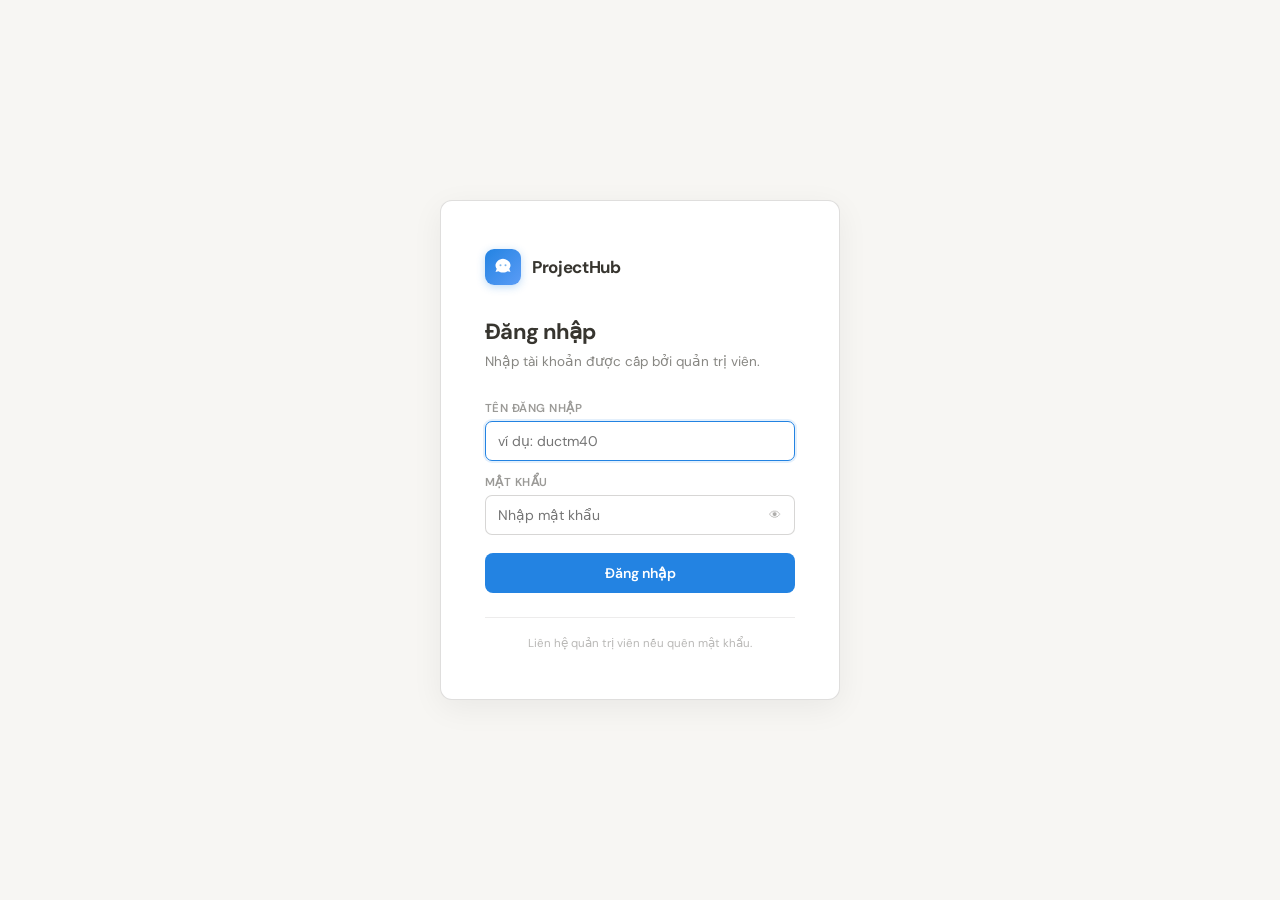
<file: login.html>
<!DOCTYPE html>
<html lang="vi">
<head>
<meta charset="UTF-8"/>
<meta name="viewport" content="width=device-width,initial-scale=1.0"/>
<title>Đăng nhập — ProjectHub</title>
<script src="config.js"></script>
<link href="https://fonts.googleapis.com/css2?family=DM+Sans:wght@400;500;600;700&display=swap" rel="stylesheet">
<style>
*,*::before,*::after{box-sizing:border-box;margin:0;padding:0}
body{font-family:'DM Sans',-apple-system,sans-serif;background:#f7f6f3;min-height:100vh;display:flex;align-items:center;justify-content:center;padding:20px}
.card{background:#fff;border:1px solid rgba(55,53,47,.16);border-radius:12px;padding:48px 44px;width:100%;max-width:400px;box-shadow:0 8px 32px rgba(0,0,0,.06);animation:up .25s ease}
@keyframes up{from{opacity:0;transform:translateY(12px)}to{opacity:1;transform:none}}
.logo{display:flex;align-items:center;gap:11px;margin-bottom:32px}
.logo-icon{width:36px;height:36px;border-radius:9px;background:linear-gradient(135deg,#2383e2,#5b9cf6);display:flex;align-items:center;justify-content:center;box-shadow:0 2px 8px rgba(35,131,226,.3);flex-shrink:0}
.logo-text{font-size:17px;font-weight:700;letter-spacing:-.02em;color:#37352f}
h2{font-size:22px;font-weight:700;color:#37352f;margin-bottom:6px;letter-spacing:-.03em}
.sub{font-size:13.5px;color:rgba(55,53,47,.6);margin-bottom:28px;line-height:1.5}
.field{margin-bottom:14px}
label{display:block;font-size:11.5px;font-weight:600;color:rgba(55,53,47,.5);margin-bottom:5px;text-transform:uppercase;letter-spacing:.04em}
.input-wrap{position:relative}
input{width:100%;padding:10px 12px;border:1px solid rgba(55,53,47,.2);border-radius:7px;font-size:14px;font-family:'DM Sans',sans-serif;color:#37352f;outline:none;transition:border .15s,box-shadow .15s}
input:focus{border-color:#2383e2;box-shadow:0 0 0 2px rgba(35,131,226,.12)}
.toggle-pass{position:absolute;right:10px;top:50%;transform:translateY(-50%);background:none;border:none;cursor:pointer;color:rgba(55,53,47,.4);font-size:12px;padding:4px}
.btn{width:100%;padding:11px 16px;border:none;border-radius:8px;background:#2383e2;color:#fff;font-size:14px;font-weight:600;font-family:'DM Sans',sans-serif;cursor:pointer;transition:background .12s;margin-top:4px}
.btn:hover{background:#1a73d1}
.btn:disabled{opacity:.5;cursor:not-allowed}
.msg{margin-top:14px;padding:10px 14px;border-radius:7px;font-size:13px;display:none;align-items:center;gap:8px}
.msg.show{display:flex}
.msg.error{background:rgba(224,62,62,.08);color:#e03e3e}
.msg.ok{background:rgba(15,123,108,.08);color:#0f7b6c}
.msg.info{background:rgba(35,131,226,.08);color:#2383e2}
.spinner{width:15px;height:15px;border:2px solid rgba(35,131,226,.2);border-top-color:#2383e2;border-radius:50%;animation:spin .7s linear infinite;flex-shrink:0}
@keyframes spin{to{transform:rotate(360deg)}}
.footer{margin-top:24px;padding-top:18px;border-top:1px solid rgba(55,53,47,.09);font-size:11.5px;color:rgba(55,53,47,.35);text-align:center}
</style>
</head>
<body>
<div class="card">
  <div class="logo">
    <div class="logo-icon">
      <svg width="20" height="20" viewBox="0 0 24 24" fill="white">
        <path d="M12 2C7 2 3 6.5 3 10c0 1.5.5 3 1.5 4L3 18l3.5-1c1.5 1 3 1.5 5.5 1.5s4-.5 5.5-1.5L21 18l-1.5-4c1-1 1.5-2.5 1.5-4C21 6.5 17 2 12 2z"/>
        <circle cx="9" cy="10" r="1.2" fill="rgba(35,131,226,.6)"/>
        <circle cx="15" cy="10" r="1.2" fill="rgba(35,131,226,.6)"/>
      </svg>
    </div>
    <span class="logo-text">ProjectHub</span>
  </div>

  <h2>Đăng nhập</h2>
  <div class="sub">Nhập tài khoản được cấp bởi quản trị viên.</div>

  <div class="field">
    <label>Tên đăng nhập</label>
    <input type="text" id="inp-user" placeholder="ví dụ: ductm40"
      autocomplete="username"
      onkeydown="if(event.key==='Enter')document.getElementById('inp-pass').focus()"/>
  </div>

  <div class="field">
    <label>Mật khẩu</label>
    <div class="input-wrap">
      <input type="password" id="inp-pass" placeholder="Nhập mật khẩu"
        autocomplete="current-password"
        onkeydown="if(event.key==='Enter')doLogin()"/>
      <button class="toggle-pass" type="button" onclick="togglePass()">👁</button>
    </div>
  </div>

  <button class="btn" id="btn-login" onclick="doLogin()">Đăng nhập</button>

  <div class="msg error" id="msg-error">
    <svg width="15" height="15" viewBox="0 0 16 16" fill="none" stroke="currentColor" stroke-width="1.5"><circle cx="8" cy="8" r="6"/><path d="M8 5v3M8 11h.01"/></svg>
    <span id="msg-error-text"></span>
  </div>
  <div class="msg ok" id="msg-ok">
    <svg width="15" height="15" viewBox="0 0 16 16" fill="none" stroke="currentColor" stroke-width="1.5"><circle cx="8" cy="8" r="6"/><path d="M5 8l2.5 2.5L11 6"/></svg>
    <span>Đăng nhập thành công! Đang vào hệ thống...</span>
  </div>
  <div class="msg info" id="msg-loading">
    <div class="spinner"></div>
    <span>Đang xác thực...</span>
  </div>

  <div class="footer">Liên hệ quản trị viên nếu quên mật khẩu.</div>
</div>

<script>
var DATA_URL    = (window.APP_CONFIG && window.APP_CONFIG.DATA_URL)    || window.GAS_URL || '';
var SESSION_KEY = (window.APP_CONFIG && window.APP_CONFIG.SESSION_KEY) || 'ph_session';
var APP_URL     = (window.APP_CONFIG && window.APP_CONFIG.APP_URL)     || './index.html';

function showMsg(type, text) {
  ['error','ok','loading'].forEach(function(t) {
    document.getElementById('msg-'+t).classList.remove('show');
  });
  if (!type) return;
  document.getElementById('msg-'+type).classList.add('show');
  if (text && document.getElementById('msg-'+type+'-text')) {
    document.getElementById('msg-'+type+'-text').textContent = text;
  }
}

function togglePass() {
  var inp = document.getElementById('inp-pass');
  inp.type = inp.type === 'password' ? 'text' : 'password';
}

// Hash password bằng SHA-256 (Web Crypto API)
async function hashPassword(password) {
  var encoder = new TextEncoder();
  var data    = encoder.encode(password);
  var hashBuf = await crypto.subtle.digest('SHA-256', data);
  var hashArr = Array.from(new Uint8Array(hashBuf));
  return hashArr.map(function(b) { return b.toString(16).padStart(2,'0'); }).join('');
}

var _logging = false;
async function doLogin() {
  if (_logging) return;

  var username = (document.getElementById('inp-user').value || '').trim().toLowerCase();
  var password = (document.getElementById('inp-pass').value || '').trim();

  if (!username) { showMsg('error', 'Vui lòng nhập tên đăng nhập'); return; }
  if (!password) { showMsg('error', 'Vui lòng nhập mật khẩu'); return; }
  if (!DATA_URL) { showMsg('error', 'Chưa cấu hình DATA_URL trong config.js'); return; }

  _logging = true;
  document.getElementById('btn-login').disabled = true;
  showMsg('loading');

  try {
    // Hash password trước khi gửi
    var passHash = await hashPassword(password);

    var url  = DATA_URL + '?action=login&username=' + encodeURIComponent(username) + '&pass=' + encodeURIComponent(passHash);
    var res  = await fetch(url, { redirect: 'follow', mode: 'cors' });
    var json = await res.json();

    if (json.ok) {
      var hours = (window.APP_CONFIG && window.APP_CONFIG.SESSION_HOURS) || 8;
      var session = {
        token:       json.token,
        email:       json.email,
        name:        json.name,
        username:    username,
        member_id:   json.member_id,
        position_id: json.position_id,
        permissions: json.permissions || {},
        expires_at:  Date.now() + (hours * 3600000),
      };
      localStorage.setItem(SESSION_KEY, JSON.stringify(session));
      showMsg('ok');
      setTimeout(function() { window.location.replace(APP_URL); }, 800);
    } else {
      showMsg('error', json.error === 'unauthorized' ? 'Tên đăng nhập hoặc mật khẩu không đúng' : (json.error || 'Đăng nhập thất bại'));
      document.getElementById('btn-login').disabled = false;
      _logging = false;
    }
  } catch(err) {
    showMsg('error', 'Lỗi kết nối: ' + err.message);
    document.getElementById('btn-login').disabled = false;
    _logging = false;
  }
}

// Init
(function() {
  try {
    var s = JSON.parse(localStorage.getItem(SESSION_KEY) || '{}');
    if (s.token && s.expires_at > Date.now()) {
      window.location.replace(APP_URL);
      return;
    }
  } catch(e) {}
  localStorage.removeItem(SESSION_KEY);
  setTimeout(function() { document.getElementById('inp-user').focus(); }, 100);
})();
</script>
</body>
</html>
</file>
<file: styles/main.css>
@import url('https://fonts.googleapis.com/css2?family=Inter:wght@400;450;500;600;700&display=swap');

*, *::before, *::after { box-sizing: border-box; margin: 0; padding: 0; }

:root {
  --bg:        #ffffff;
  --bg2:       #f7f6f3;
  --bg3:       #eeece9;
  --bg4:       #e3e1dc;
  --bg-hover:  rgba(55,53,47,0.06);
  --bg-active: rgba(55,53,47,0.08);
  --border:    rgba(55,53,47,0.09);
  --border2:   rgba(55,53,47,0.16);
  --text:      #37352f;
  --text2:     rgba(55,53,47,0.65);
  --text3:     rgba(55,53,47,0.4);
  --accent:    #2383e2;
  --accent2:   #1a73d1;
  --accent-soft: rgba(35,131,226,0.08);
  --accent-border: rgba(35,131,226,0.3);
  --red:       #e03e3e;
  --red-soft:  rgba(224,62,62,0.08);
  --orange:    #d9730d;
  --orange-soft: rgba(217,115,13,0.08);
  --yellow:    #dfab01;
  --yellow-soft: rgba(223,171,1,0.08);
  --green:     #0f7b6c;
  --green-soft: rgba(15,123,108,0.08);
  --purple:    #6940a5;
  --purple-soft: rgba(105,64,165,0.08);
  --sidebar-w: 240px;
  --header-h:  45px;
  --radius:    3px;
  --radius-md: 4px;
  --radius-lg: 6px;
  --radius-xl: 8px;
  --shadow-sm: 0 1px 2px rgba(0,0,0,0.05);
  --shadow-md: rgba(15,15,15,0.05) 0 0 0 1px, rgba(15,15,15,0.1) 0 3px 6px, rgba(15,15,15,0.2) 0 9px 24px;
  --shadow-lg: rgba(15,15,15,0.05) 0 0 0 1px, rgba(15,15,15,0.15) 0 5px 10px, rgba(15,15,15,0.25) 0 15px 40px;
  --shadow-xl: rgba(15,15,15,0.05) 0 0 0 1px, rgba(15,15,15,0.15) 0 8px 16px, rgba(15,15,15,0.3) 0 20px 60px;
  --font:      'Inter', -apple-system, BlinkMacSystemFont, 'Segoe UI', sans-serif;
  --font-mono: 'SFMono-Regular', Consolas, 'Liberation Mono', Menlo, monospace;
  --ease:      cubic-bezier(0.25, 0.46, 0.45, 0.94);
}

html { -webkit-font-smoothing: antialiased; }
body {
  font-family: var(--font);
  background: var(--bg);
  color: var(--text);
  font-size: 14px;
  line-height: 1.5;
  display: flex;
  height: 100vh;
  overflow: hidden;
}

/* ── SIDEBAR ── */
#sidebar {
  width: var(--sidebar-w);
  background: var(--bg2);
  border-right: 1px solid var(--border);
  display: flex; flex-direction: column;
  flex-shrink: 0; overflow-y: auto; overflow-x: hidden;
  user-select: none;
}
#sidebar::-webkit-scrollbar { width: 0; }

.sb-header { padding: 12px 10px 4px; }
.ws-name {
  font-weight: 600; font-size: 14px;
  display: flex; align-items: center; gap: 8px;
  padding: 4px 6px; border-radius: var(--radius-md);
  cursor: pointer; color: var(--text);
  transition: background 0.1s;
}
.ws-name:hover { background: var(--bg-hover); }
.ws-av {
  width: 24px; height: 24px;
  border-radius: 5px;
  display: flex; align-items: center; justify-content: center;
  flex-shrink: 0;
}

.sb-sec { padding: 2px 6px 4px; }
.sb-lbl {
  font-size: 11.5px; color: var(--text3); font-weight: 500;
  padding: 6px 8px 2px; letter-spacing: 0.04em;
  text-transform: uppercase;
}
.nav-item {
  display: flex; align-items: center; gap: 6px;
  padding: 4px 8px; border-radius: var(--radius-md);
  cursor: pointer; font-size: 14px; color: var(--text2);
  transition: background 0.1s;
  white-space: nowrap; overflow: hidden; text-overflow: ellipsis;
}
.nav-item:hover { background: var(--bg-hover); color: var(--text); }
.nav-item.active { background: var(--bg-active); color: var(--text); font-weight: 500; }
.nav-icon { width: 18px; height: 18px; display: flex; align-items: center; justify-content: center; opacity: 0.5; flex-shrink: 0; }
.nav-item:hover .nav-icon { opacity: 0.8; }
.nav-item.active .nav-icon { opacity: 1; }
.nav-dot { width: 8px; height: 8px; border-radius: 50%; flex-shrink: 0; }
.sb-div { height: 1px; background: var(--border); margin: 4px 8px; }
.proj-badge {
  margin-left: auto; font-size: 12px; color: var(--text3);
  background: transparent; padding: 0 4px;
  font-variant-numeric: tabular-nums;
}
#sb-proj-toggle:hover { background: var(--bg-hover); }

/* ── MAIN ── */
#main { flex: 1; display: flex; flex-direction: column; overflow: hidden; }

/* ── HEADER ── */
#header {
  height: var(--header-h);
  border-bottom: 1px solid var(--border);
  display: flex; align-items: center;
  padding: 0 20px; gap: 8px;
  background: var(--bg); flex-shrink: 0;
}
.breadcrumb { font-size: 14px; color: var(--text2); }
.breadcrumb b { color: var(--text); font-weight: 600; }
.hdr-right { margin-left: auto; display: flex; align-items: center; gap: 6px; }

/* ── BUTTONS ── */
.btn {
  display: inline-flex; align-items: center; gap: 4px;
  padding: 5px 10px; border-radius: var(--radius-md);
  border: 1px solid var(--border2);
  background: var(--bg); cursor: pointer;
  font-size: 13.5px; font-weight: 400; color: var(--text2);
  transition: background 0.1s, filter 0.1s;
  font-family: var(--font); white-space: nowrap;
}
.btn:hover { background: var(--bg-hover); color: var(--text); }
.btn:active { filter: brightness(0.96); }
.btn-primary {
  background: var(--accent); color: #fff; border-color: transparent;
  font-weight: 500;
}
.btn-primary:hover { background: var(--accent2); }
.btn-sm { padding: 3px 8px; font-size: 12.5px; }
.btn-danger { background: var(--red-soft); color: var(--red); border-color: transparent; }
.btn-danger:hover { background: rgba(224,62,62,0.13); }

/* ── FILTER BAR ── */
#filter-bar {
  display: none; align-items: center; gap: 6px;
  padding: 8px 20px; border-bottom: 1px solid var(--border);
  background: var(--bg2); flex-shrink: 0; flex-wrap: wrap;
}
#filter-bar.open { display: flex; }
.fi {
  padding: 4px 8px; border: 1px solid var(--border2);
  border-radius: var(--radius-md); font-size: 13px;
  background: var(--bg); color: var(--text); font-family: var(--font);
}
.fi:focus { outline: none; border-color: var(--accent); box-shadow: 0 0 0 2px var(--accent-soft); }

/* ── CONTENT ── */
#content { flex: 1; overflow-y: auto; overflow-x: hidden; }
.view { display: none; padding: 24px; }
.view.active { display: block; animation: fadeIn 0.15s ease; }
@keyframes fadeIn { from { opacity: 0; } to { opacity: 1; } }

.sec-hdr { display: flex; align-items: center; justify-content: space-between; margin-bottom: 16px; }
.sec-title { font-size: 20px; font-weight: 700; color: var(--text); }

/* ── STATS ── */
.stats-grid { display: grid; grid-template-columns: repeat(4,1fr); gap: 12px; margin-bottom: 20px; }
.stat-card {
  background: var(--bg); border: 1px solid var(--border);
  border-radius: var(--radius-xl); padding: 16px 18px;
  transition: box-shadow 0.15s;
}
.stat-card:hover { box-shadow: var(--shadow-md); }
.stat-lbl { font-size: 11px; color: var(--text3); font-weight: 500; text-transform: uppercase; letter-spacing: 0.06em; margin-bottom: 8px; }
.stat-val { font-size: 28px; font-weight: 700; color: var(--text); line-height: 1; }
.stat-sub { font-size: 12px; color: var(--text3); margin-top: 4px; }

/* ── TABLE ── */
.tbl-wrap { background: var(--bg); border: 1px solid var(--border); border-radius: var(--radius-xl); overflow: hidden; }
table { width: 100%; border-collapse: collapse; font-size: 14px; }
thead th { background: var(--bg2); padding: 8px 12px; text-align: left; font-weight: 500; font-size: 11.5px; color: var(--text3); border-bottom: 1px solid var(--border); letter-spacing: 0.04em; text-transform: uppercase; white-space: nowrap; }
tbody tr { border-bottom: 1px solid var(--border); transition: background 0.1s; cursor: pointer; }
tbody tr:last-child { border-bottom: none; }
tbody tr:hover { background: var(--bg2); }
td { padding: 8px 12px; color: var(--text); vertical-align: middle; }

/* ── BADGES ── */
.badge { display: inline-flex; align-items: center; gap: 3px; padding: 1px 7px; border-radius: 3px; font-size: 12px; font-weight: 500; white-space: nowrap; }

/* ── PROGRESS ── */
.prog-wrap { display: flex; align-items: center; gap: 8px; }
.prog-track { flex: 1; height: 5px; background: var(--bg3); border-radius: 99px; overflow: hidden; min-width: 60px; }
.prog-fill { height: 100%; border-radius: 99px; background: var(--accent); }
.prog-pct { font-size: 12px; color: var(--text2); min-width: 30px; text-align: right; }

/* ── AVATAR ── */
.avatar { border-radius: 50%; display: flex; align-items: center; justify-content: center; font-weight: 600; color: #fff; flex-shrink: 0; }

/* ── BOARD ── */
.board-tab-bar { display: flex; gap: 0; border-bottom: 1px solid var(--border); margin-bottom: 14px; }
.board-tab { padding: 7px 14px; font-size: 13.5px; cursor: pointer; color: var(--text2); border-bottom: 2px solid transparent; margin-bottom: -1px; transition: color 0.1s; }
.board-tab:hover { color: var(--text); }
.board-tab.active { color: var(--text); border-bottom-color: var(--text); font-weight: 500; }

.board-cols { display: flex; gap: 12px; align-items: flex-start; overflow-x: auto; padding-bottom: 8px; }
.board-col { background: var(--bg2); border-radius: var(--radius-xl); padding: 12px; min-height: 100px; min-width: 220px; flex: 1; border: 1px solid var(--border); transition: background 0.1s; }
.board-col.drag-over { background: rgba(35,131,226,0.06); border: 2px dashed var(--accent); }
.col-hdr { margin-bottom: 10px; display: flex; align-items: center; justify-content: space-between; }
.col-cnt { background: var(--bg3); border-radius: 3px; padding: 1px 6px; font-size: 12px; color: var(--text3); font-weight: 500; }

.task-card { background: var(--bg); border: 1px solid var(--border); border-radius: var(--radius-lg); padding: 10px 12px; margin-bottom: 8px; cursor: grab; transition: box-shadow 0.1s, transform 0.1s, opacity 0.1s; user-select: none; }
.task-card:active { cursor: grabbing; }
.task-card.dragging { opacity: 0.4; transform: scale(0.98); }
.task-card:hover { box-shadow: var(--shadow-md); transform: translateY(-1px); }
.tc-title { font-size: 14px; font-weight: 500; margin-bottom: 5px; line-height: 1.4; }
.tc-sub { font-size: 12px; color: var(--text3); margin-bottom: 6px; }

/* ── CALENDAR ── */
.cal-grid { display: grid; grid-template-columns: repeat(7,1fr); gap: 1px; background: var(--border); border: 1px solid var(--border); border-radius: var(--radius-xl); overflow: hidden; }
.cal-dh { background: var(--bg2); padding: 7px 0; text-align: center; font-size: 11px; font-weight: 500; color: var(--text3); text-transform: uppercase; letter-spacing: 0.04em; }
.cal-cell { background: var(--bg); min-height: 88px; padding: 6px 7px; }
.cal-cell.other { background: var(--bg2); opacity: 0.6; }
.cal-cell.today-cell { background: rgba(35,131,226,0.04); }
.cal-dn { font-size: 12px; font-weight: 400; color: var(--text2); width: 22px; height: 22px; display: flex; align-items: center; justify-content: center; border-radius: 50%; margin-bottom: 3px; }
.today-cell .cal-dn { background: var(--accent); color: #fff; font-weight: 600; }
.cal-chip { font-size: 11px; padding: 1px 5px; border-radius: 3px; margin-bottom: 2px; white-space: nowrap; overflow: hidden; text-overflow: ellipsis; cursor: pointer; }

/* ── GANTT ── */
.gantt-wrap { background: var(--bg); border: 1px solid var(--border); border-radius: var(--radius-xl); overflow: auto; }
.gantt-inner { display: flex; min-width: 960px; }
.gantt-lp { width: 340px; flex-shrink: 0; border-right: 1px solid var(--border); }
.gantt-rp { flex: 1; overflow-x: auto; }
.gantt-hdr { height: 36px; background: var(--bg2); border-bottom: 1px solid var(--border); display: flex; align-items: center; padding: 0 12px; font-size: 11px; font-weight: 500; color: var(--text3); gap: 8px; text-transform: uppercase; letter-spacing: 0.04em; }
.gantt-row { height: 38px; display: flex; align-items: center; border-bottom: 1px solid var(--border); }
.gantt-row:last-child { border-bottom: none; }
.gantt-rl { padding: 0 12px; display: flex; align-items: center; gap: 8px; width: 100%; }
.gantt-rn { font-size: 13px; white-space: nowrap; overflow: hidden; text-overflow: ellipsis; flex: 1; }
.gantt-tl { height: 36px; background: var(--bg2); border-bottom: 1px solid var(--border); display: flex; }
.wk-lbl { font-size: 11px; color: var(--text3); padding: 0 10px; border-right: 1px solid var(--border); display: flex; align-items: center; min-width: 90px; }
.gantt-br { position: relative; height: 38px; display: flex; align-items: center; border-bottom: 1px solid var(--border); }
.gantt-br:last-child { border-bottom: none; }
.gantt-br:nth-child(even) { background: var(--bg2); }
.gantt-bar { height: 22px; border-radius: 4px; position: absolute; display: flex; align-items: center; padding: 0 8px; font-size: 11px; color: #fff; font-weight: 500; white-space: nowrap; overflow: hidden; cursor: pointer; opacity: 0.88; transition: opacity 0.1s; }
.gantt-bar:hover { opacity: 1; }

/* ── PLANNER ── */
.planner-grid { display: grid; grid-template-columns: 1fr 1fr; gap: 16px; }
.pbox { background: var(--bg); border: 1px solid var(--border); border-radius: var(--radius-xl); padding: 18px; }
.pbox-title { font-size: 14px; font-weight: 600; margin-bottom: 14px; display: flex; align-items: center; gap: 7px; }
.trow { display: grid; grid-template-columns: auto 1fr 55px; gap: 8px; padding: 5px 0; border-bottom: 1px solid var(--border); font-size: 13px; align-items: center; }
.trow:last-child { border-bottom: none; }
.mini-grid { display: grid; grid-template-columns: 1fr 1fr; gap: 8px; }
.mini-col-h { font-size: 11px; font-weight: 600; text-transform: uppercase; letter-spacing: 0.04em; padding: 0 0 5px; margin-bottom: 5px; border-bottom: 2px solid; }
.mini-chip { padding: 7px 9px; border-radius: var(--radius-md); font-size: 12px; font-weight: 500; margin-bottom: 4px; line-height: 1.35; cursor: pointer; }

/* ── REPORT ── */
.report-grid { display: grid; grid-template-columns: 1fr 1fr; gap: 12px; }
.chart-box { background: var(--bg); border: 1px solid var(--border); border-radius: var(--radius-xl); padding: 18px; }
.chart-title { font-size: 11px; font-weight: 500; color: var(--text3); margin-bottom: 14px; text-transform: uppercase; letter-spacing: 0.05em; }
.bar-item { display: flex; align-items: center; gap: 8px; margin-bottom: 9px; }
.bar-lbl { font-size: 12px; color: var(--text2); width: 110px; flex-shrink: 0; overflow: hidden; text-overflow: ellipsis; white-space: nowrap; }
.bar-track { flex: 1; height: 6px; background: var(--bg3); border-radius: 99px; overflow: hidden; }
.bar-fill { height: 100%; border-radius: 99px; }
.bar-val { font-size: 12px; color: var(--text3); min-width: 26px; text-align: right; }
.donut-item { display: flex; align-items: center; gap: 10px; padding: 7px 0; border-bottom: 1px solid var(--border); font-size: 13px; }
.donut-item:last-child { border-bottom: none; }
.donut-dot { width: 9px; height: 9px; border-radius: 50%; flex-shrink: 0; }

/* ── SETTINGS ── */
.settings-layout { display: grid; grid-template-columns: 200px 1fr; height: 100%; border: 1px solid var(--border); border-radius: var(--radius-xl); overflow: hidden; }
.settings-nav { background: var(--bg2); border-right: 1px solid var(--border); padding: 10px 6px; }
.settings-nav-item { padding: 5px 9px; border-radius: var(--radius-md); cursor: pointer; font-size: 13.5px; color: var(--text2); display: flex; align-items: center; gap: 7px; margin-bottom: 1px; transition: background 0.1s; }
.settings-nav-item:hover { background: var(--bg-hover); color: var(--text); }
.settings-nav-item.active { background: var(--bg-active); color: var(--text); font-weight: 500; }
.settings-content { padding: 24px; overflow-y: auto; background: var(--bg); }
.settings-section { display: none; }
.settings-section.active { display: block; }
.settings-title { font-size: 18px; font-weight: 700; margin-bottom: 4px; }
.settings-desc { font-size: 13px; color: var(--text3); margin-bottom: 20px; }

.cat-table { width: 100%; border-collapse: collapse; font-size: 14px; border: 1px solid var(--border); border-radius: var(--radius-lg); overflow: hidden; }
.cat-table th { background: var(--bg2); padding: 8px 12px; text-align: left; font-size: 11px; font-weight: 500; color: var(--text3); border-bottom: 1px solid var(--border); text-transform: uppercase; letter-spacing: 0.04em; }
.cat-table td { padding: 8px 12px; border-bottom: 1px solid var(--border); vertical-align: middle; }
.cat-table tr:last-child td { border-bottom: none; }
.cat-table tbody tr:hover { background: var(--bg2); }
.color-dot { width: 13px; height: 13px; border-radius: 50%; display: inline-block; flex-shrink: 0; }
.add-row { display: flex; gap: 8px; margin-top: 12px; align-items: center; }
.add-row input, .add-row select { padding: 6px 10px; border: 1px solid var(--border2); border-radius: var(--radius-md); font-size: 13px; font-family: var(--font); color: var(--text); background: var(--bg); }
.add-row input:focus, .add-row select:focus { outline: none; border-color: var(--accent); box-shadow: 0 0 0 2px var(--accent-soft); }

/* ── PROJECTS ── */
.proj-cards { display: grid; grid-template-columns: repeat(auto-fill,minmax(280px,1fr)); gap: 12px; }
.proj-card { background: var(--bg); border: 1px solid var(--border); border-radius: var(--radius-xl); overflow: hidden; cursor: pointer; transition: box-shadow 0.15s; }
.proj-card:hover { box-shadow: var(--shadow-md); }
.proj-card-banner { height: 4px; }
.proj-card-body { padding: 14px 16px; }
.proj-card-code { font-size: 11px; color: var(--text3); font-weight: 500; letter-spacing: 0.05em; text-transform: uppercase; margin-bottom: 4px; font-family: var(--font-mono); }
.proj-card-name { font-size: 14px; font-weight: 600; margin-bottom: 7px; }
.proj-card-meta { display: flex; align-items: center; gap: 7px; flex-wrap: wrap; }
.proj-status-badge { padding: 2px 8px; border-radius: 3px; font-size: 12px; font-weight: 500; }
.proj-open { background: var(--green-soft); color: var(--green); }
.proj-closed { background: var(--bg3); color: var(--text3); }

.info-fields { display: grid; grid-template-columns: 1fr 1fr; gap: 10px; margin-bottom: 18px; }
.info-field { background: var(--bg2); border-radius: var(--radius-lg); padding: 10px 13px; }
.info-field-label { font-size: 11px; font-weight: 500; color: var(--text3); text-transform: uppercase; letter-spacing: 0.04em; margin-bottom: 4px; }
.info-field-value { font-size: 13.5px; color: var(--text); }
.info-field-input { width: 100%; border: none; background: transparent; font-family: var(--font); font-size: 13.5px; color: var(--text); padding: 0; }
.info-field-input:focus { outline: none; }
.info-field-select { width: 100%; border: none; background: transparent; font-family: var(--font); font-size: 13.5px; color: var(--text); cursor: pointer; padding: 0; }

.tabs { display: flex; gap: 0; border-bottom: 1px solid var(--border); margin-bottom: 18px; }
.tab { padding: 7px 14px; font-size: 13.5px; cursor: pointer; color: var(--text2); border-bottom: 2px solid transparent; margin-bottom: -1px; transition: color 0.1s; }
.tab:hover { color: var(--text); }
.tab.active { color: var(--text); border-bottom-color: var(--text); font-weight: 500; }
.tab-pane { display: none; }
.tab-pane.active { display: block; }

.block-toolbar { display: flex; gap: 4px; margin-bottom: 10px; flex-wrap: wrap; }
.block-type-btn { padding: 3px 9px; border: 1px solid var(--border2); border-radius: var(--radius); font-size: 12px; cursor: pointer; background: var(--bg); color: var(--text2); font-family: var(--font); transition: background 0.1s; }
.block-type-btn:hover { background: var(--bg2); color: var(--text); }
.block-type-btn.active { background: var(--accent-soft); color: var(--accent); border-color: var(--accent-border); }
.blocks-area { margin-bottom: 20px; }
.block-row { display: flex; align-items: flex-start; gap: 6px; margin-bottom: 2px; padding: 2px 0; border-radius: var(--radius); }
.block-row:hover .block-handle { opacity: 1; }
.block-handle { opacity: 0; cursor: grab; color: var(--text3); font-size: 14px; padding: 2px 4px; user-select: none; transition: opacity 0.1s; }
.block-content { flex: 1; }
.block-text { width: 100%; border: none; background: transparent; font-family: var(--font); font-size: 14px; color: var(--text); line-height: 1.65; resize: none; min-height: 26px; padding: 2px 4px; border-radius: var(--radius); overflow: hidden; }
.block-text:focus { outline: none; background: var(--bg2); }
.block-text.heading1 { font-size: 24px; font-weight: 700; }
.block-text.heading2 { font-size: 18px; font-weight: 600; }
.block-text.heading3 { font-size: 15px; font-weight: 600; }
.block-text.quote { border-left: 3px solid var(--border2); padding-left: 12px; color: var(--text2); }
.block-text.callout { background: var(--bg2); padding: 10px 12px; border-radius: var(--radius-md); }

/* ── MODAL ── */
#modal-ov, #proj-modal-ov, #member-modal-ov, #issue-modal-ov {
  position: fixed; inset: 0; background: rgba(0,0,0,0.4);
  display: none; align-items: center; justify-content: center;
  z-index: 999;
}
#modal-ov.open, #proj-modal-ov.open, #member-modal-ov.open, #issue-modal-ov.open { display: flex; }
#modal, #proj-modal-ov > div, #member-modal-ov > div, #issue-modal-ov > div {
  background: var(--bg); border-radius: var(--radius-xl);
  box-shadow: var(--shadow-lg); border: 1px solid var(--border2);
  animation: modalIn 0.18s ease;
}
@keyframes modalIn { from { opacity: 0; transform: scale(0.97) translateY(8px); } to { opacity: 1; transform: none; } }
#modal { width: 620px; max-height: 88vh; overflow-y: auto; }
.modal-hdr { padding: 22px 24px 0; display: flex; align-items: flex-start; justify-content: space-between; }
.modal-body { padding: 16px 24px 20px; }
.modal-ftr { padding: 0 24px 22px; display: flex; gap: 8px; justify-content: flex-end; border-top: 1px solid var(--border); padding-top: 14px; margin-top: 4px; }
.modal-title { font-size: 18px; font-weight: 700; }
.modal-close { background: none; border: none; width: 28px; height: 28px; border-radius: var(--radius-md); font-size: 16px; cursor: pointer; color: var(--text3); display: flex; align-items: center; justify-content: center; transition: background 0.1s; }
.modal-close:hover { background: var(--bg2); color: var(--text); }
.fg { margin-bottom: 14px; }
.fl { font-size: 11px; font-weight: 500; color: var(--text2); text-transform: uppercase; letter-spacing: 0.05em; margin-bottom: 5px; display: block; }
.fi-inp, .fi-sel, .fi-ta { width: 100%; padding: 7px 10px; border: 1px solid var(--border2); border-radius: var(--radius-md); font-size: 14px; background: var(--bg); color: var(--text); font-family: var(--font); transition: border-color 0.1s, box-shadow 0.1s; }
.fi-inp:focus, .fi-sel:focus, .fi-ta:focus { outline: none; border-color: var(--accent); box-shadow: 0 0 0 2px var(--accent-soft); }
.fi-ta { resize: vertical; min-height: 72px; }
.frow { display: grid; grid-template-columns: 1fr 1fr; gap: 12px; }

/* ── DETAIL PANEL ── */
#dp { position: fixed; right: 0; top: 0; bottom: 0; width: 420px; background: var(--bg); border-left: 1px solid var(--border); z-index: 500; transform: translateX(100%); transition: transform 0.22s var(--ease); overflow-y: auto; box-shadow: -4px 0 24px rgba(0,0,0,0.08); }
#dp.open { transform: none; }
.dp-hdr { padding: 18px 20px 14px; border-bottom: 1px solid var(--border); display: flex; align-items: flex-start; gap: 10px; }
.dp-body { padding: 18px 20px; }
.dp-fl { margin-bottom: 14px; }
.dp-fl-label { font-size: 11px; font-weight: 500; color: var(--text3); text-transform: uppercase; letter-spacing: 0.04em; margin-bottom: 4px; }
.dp-fl-val { font-size: 13.5px; color: var(--text); }

/* ── MEMBERS ── */
.member-card { background: var(--bg); border: 1px solid var(--border); border-radius: var(--radius-xl); padding: 14px 16px; display: flex; align-items: center; gap: 12px; transition: box-shadow 0.12s; }
.member-card:hover { box-shadow: var(--shadow-md); }
.member-av { width: 38px; height: 38px; border-radius: 50%; display: flex; align-items: center; justify-content: center; font-size: 13px; font-weight: 600; color: #fff; flex-shrink: 0; }
.member-info { flex: 1; min-width: 0; }
.member-name { font-size: 14px; font-weight: 500; margin-bottom: 2px; }
.member-email { font-size: 12px; color: var(--text3); white-space: nowrap; overflow: hidden; text-overflow: ellipsis; }
.member-actions { display: flex; gap: 5px; flex-shrink: 0; }
.pos-badge { display: inline-flex; align-items: center; padding: 1px 7px; border-radius: 3px; font-size: 12px; font-weight: 500; }
.members-grid { display: grid; grid-template-columns: repeat(auto-fill,minmax(280px,1fr)); gap: 10px; }

/* ── DRAG BOARD ── */
.task-card[draggable="true"] { cursor: grab; }
.task-card[draggable="true"]:active { cursor: grabbing; }

/* ── TOAST ── */
#toast { position: fixed; bottom: 24px; right: 24px; background: rgba(55,53,47,0.95); color: #fff; padding: 10px 16px; border-radius: var(--radius-lg); font-size: 13.5px; opacity: 0; transition: opacity 0.2s, transform 0.2s; z-index: 2000; pointer-events: none; transform: translateY(8px); box-shadow: var(--shadow-lg); }
#toast.show { opacity: 1; transform: none; }

/* ── CONFIRM ── */
#confirm-ov { position: fixed; inset: 0; background: rgba(0,0,0,0.3); display: none; align-items: center; justify-content: center; z-index: 1500; }
#confirm-ov.open { display: flex; }
#confirm-box { background: var(--bg); border-radius: var(--radius-xl); padding: 24px; width: 370px; box-shadow: var(--shadow-lg); border: 1px solid var(--border2); animation: modalIn 0.18s ease; }
#confirm-box h3 { font-size: 15px; font-weight: 600; margin-bottom: 8px; }
#confirm-box p { font-size: 13.5px; color: var(--text2); margin-bottom: 20px; }
#confirm-box .frow { justify-content: flex-end; }

/* ── PROJ DETAIL ── */
#proj-detail { display: none; }
#proj-detail.active { display: block; }
.proj-detail-title { font-size: 24px; font-weight: 700; margin-bottom: 4px; }
.proj-detail-code { font-size: 12px; color: var(--text3); font-family: var(--font-mono); }

/* ── SCROLLBAR ── */
::-webkit-scrollbar { width: 5px; height: 5px; }
::-webkit-scrollbar-track { background: transparent; }
::-webkit-scrollbar-thumb { background: var(--bg3); border-radius: 99px; }
::-webkit-scrollbar-thumb:hover { background: var(--text3); }

.block-row:hover .blk-del-btn { opacity: 1 !important; }

/* ═══════════════════════════════════════════
   RESPONSIVE — MOBILE & TABLET
   ═══════════════════════════════════════════ */

/* Hamburger button (mobile only) */
#hamburger {
  display: none;
  background: none;
  border: none;
  cursor: pointer;
  padding: 4px 6px;
  border-radius: var(--radius-md);
  color: var(--text2);
  flex-shrink: 0;
  align-items: center;
  justify-content: center;
}
#hamburger:hover { background: var(--bg-hover); }

/* Sidebar overlay on mobile */
#sidebar-overlay.show { display: block !important; }

/* ── TABLET (≤1024px) ── */
@media (max-width: 1024px) {
  :root { --sidebar-w: 210px; }
  .stats-grid { grid-template-columns: repeat(2, 1fr); }
  .board { grid-template-columns: repeat(2, 1fr); }
  .report-grid { grid-template-columns: 1fr; }
  .info-fields { grid-template-columns: 1fr; }
}

/* ── MOBILE (≤768px) ── */
@media (max-width: 768px) {
  /* Sidebar: slide-in overlay */
  #sidebar {
    position: fixed;
    left: calc(-1 * var(--sidebar-w) - 10px);
    top: 0; bottom: 0;
    z-index: 1000;
    transition: left 0.25s cubic-bezier(0.25,0.46,0.45,0.94);
    box-shadow: none;
  }
  #sidebar.sidebar-open {
    left: 0;
    box-shadow: 4px 0 32px rgba(0,0,0,0.15);
  }
  #hamburger { display: flex !important; }

  /* Header */
  #header { padding: 0 12px; gap: 8px; }
  .breadcrumb { font-size: 13px; }
  .hdr-right { gap: 4px; }
  .hdr-right .btn span:not(.nav-icon) { display: none; } /* ẩn text, giữ icon */
  #sync-status { display: none; } /* ẩn sync status trên mobile */

  /* Content */
  .view { padding: 14px; }
  .sec-title { font-size: 16px; }
  .sec-hdr { flex-wrap: wrap; gap: 8px; }

  /* Stats */
  .stats-grid { grid-template-columns: 1fr 1fr; gap: 8px; margin-bottom: 14px; }
  .stat-val { font-size: 22px; }

  /* Tables: horizontal scroll */
  .tbl-wrap { overflow-x: auto; -webkit-overflow-scrolling: touch; }
  table { min-width: 700px; }
  td, th { padding: 7px 10px; font-size: 12px; }

  /* Board */
  .board-cols { gap: 8px; }
  .board-col { min-width: 200px; flex: 0 0 200px; }

  /* Planner */
  .planner-grid { grid-template-columns: 1fr; }

  /* Report */
  .report-grid { grid-template-columns: 1fr; }

  /* Calendar */
  .cal-dh { font-size: 9px; padding: 5px 0; }
  .cal-cell { min-height: 60px; padding: 4px; }
  .cal-dn { font-size: 10px; width: 18px; height: 18px; }
  .cal-chip { font-size: 9px; }

  /* Settings */
  .settings-layout { grid-template-columns: 1fr; }
  .settings-nav { border-right: none; border-bottom: 1px solid var(--border); display: flex; flex-wrap: wrap; gap: 4px; padding: 8px; }
  .settings-nav-item { margin-bottom: 0; font-size: 12px; padding: 4px 8px; }
  .settings-content { padding: 16px; }

  /* Modal: full width */
  #modal,
  #proj-modal-ov > div,
  #member-modal-ov > div,
  #issue-modal-ov > div {
    width: 96vw !important;
    max-height: 92vh;
    margin: 0 auto;
  }
  .frow { grid-template-columns: 1fr !important; }
  .modal-body { padding: 12px 16px; }
  .modal-hdr { padding: 16px 16px 0; }
  .modal-ftr { padding: 0 16px 16px; }

  /* Detail panel: full width */
  #dp { width: 100vw !important; }

  /* Project list */
  [style*="grid-template-columns:32px 1fr 120px 160px 80px 80px 80px 160px"] {
    grid-template-columns: 28px 1fr 100px !important;
    font-size: 11px;
  }

  /* Gantt: horizontal scroll */
  .gantt-wrap { overflow-x: auto; }
  .gantt-inner { min-width: 700px; }

  /* Members list */
  .members-grid { grid-template-columns: 1fr; }

  /* Proj cards */
  .proj-cards { grid-template-columns: 1fr; }

  /* Info fields */
  .info-fields { grid-template-columns: 1fr; }

  /* Tabs: scrollable */
  .tabs { overflow-x: auto; -webkit-overflow-scrolling: touch; white-space: nowrap; }
  .tab { display: inline-block; }

  /* Filter bar */
  #filter-bar { gap: 6px; }
  .fi { font-size: 11.5px; padding: 4px 7px; }

  /* Issue table */
  #issues-table { min-width: 1000px !important; }

  /* Block toolbar */
  .block-toolbar { gap: 4px; }
  .block-type-btn { font-size: 10.5px; padding: 2px 7px; }
}

/* ── SMALL MOBILE (≤480px) ── */
@media (max-width: 480px) {
  .stats-grid { grid-template-columns: 1fr 1fr; gap: 6px; }
  .stat-val { font-size: 20px; }
  .stat-lbl { font-size: 10px; }
  .view { padding: 10px; }
  .board-col { min-width: 170px; flex: 0 0 170px; }
}
</file>
